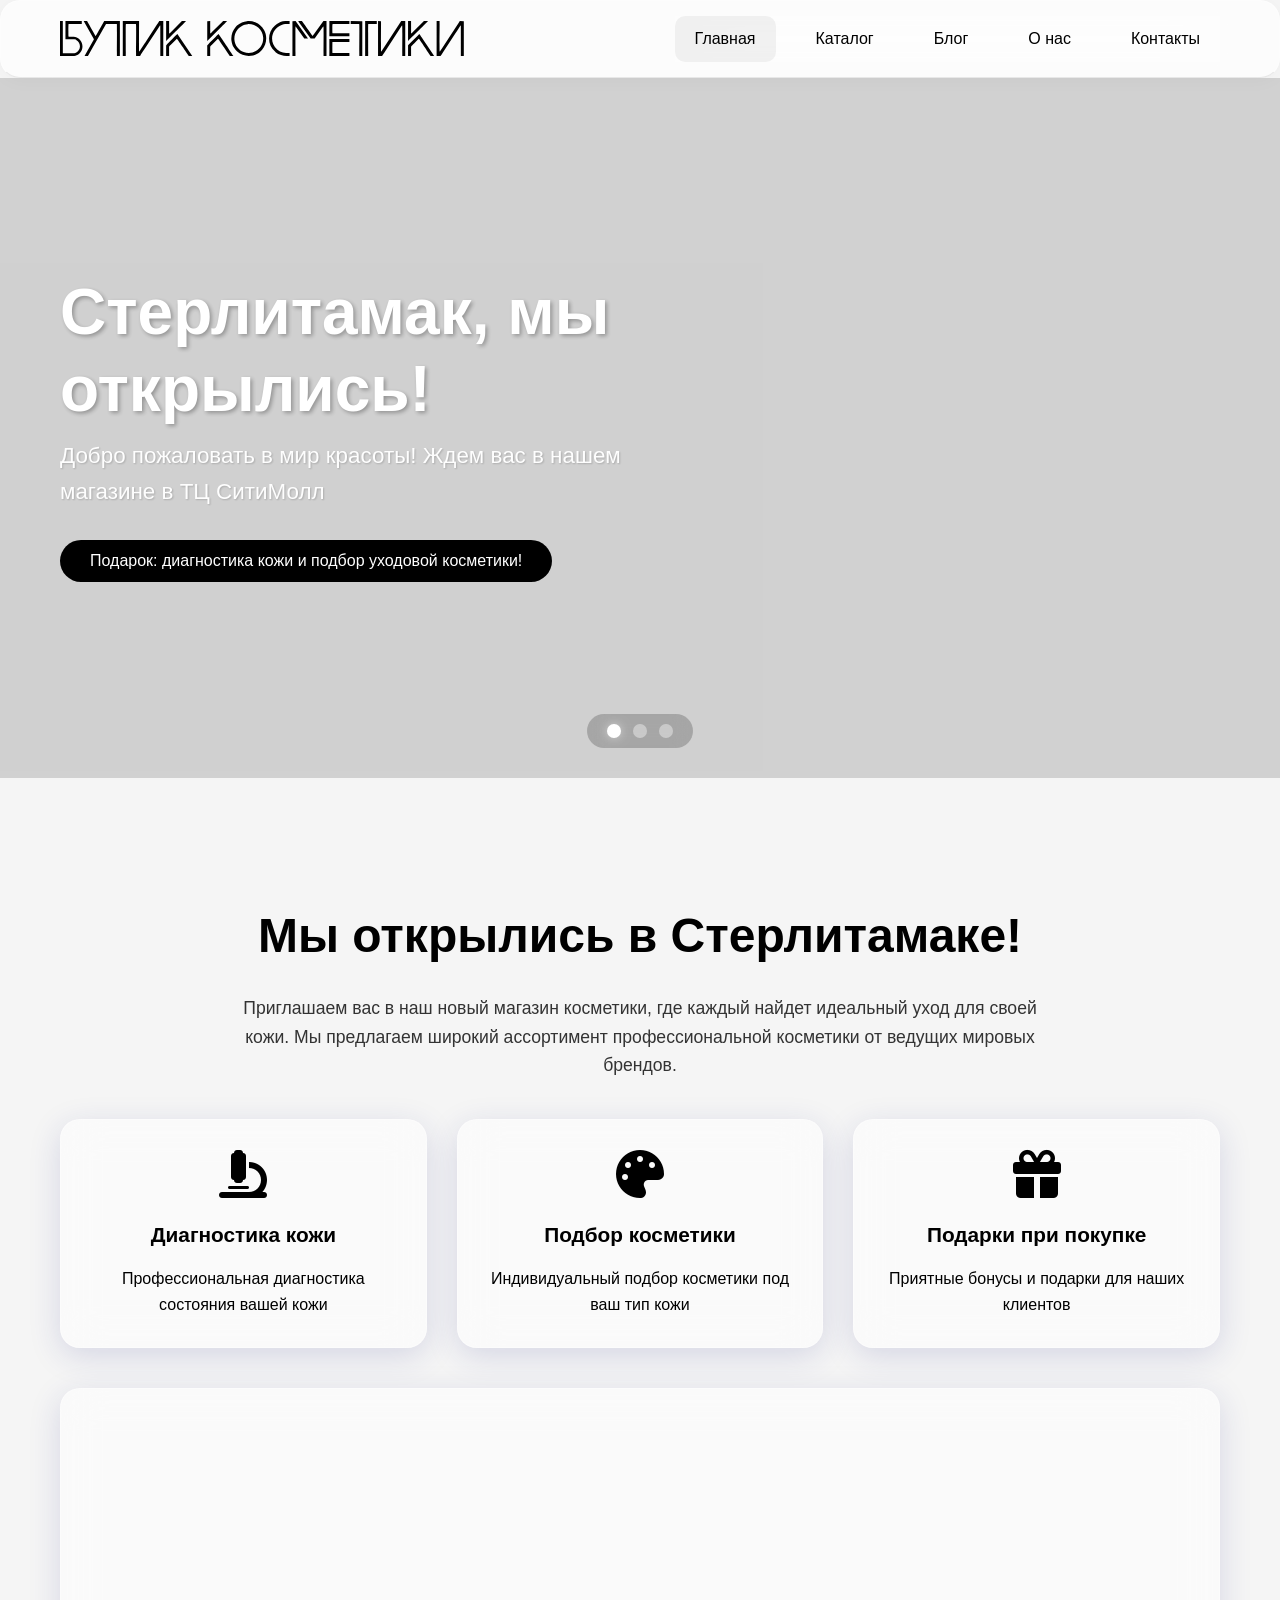
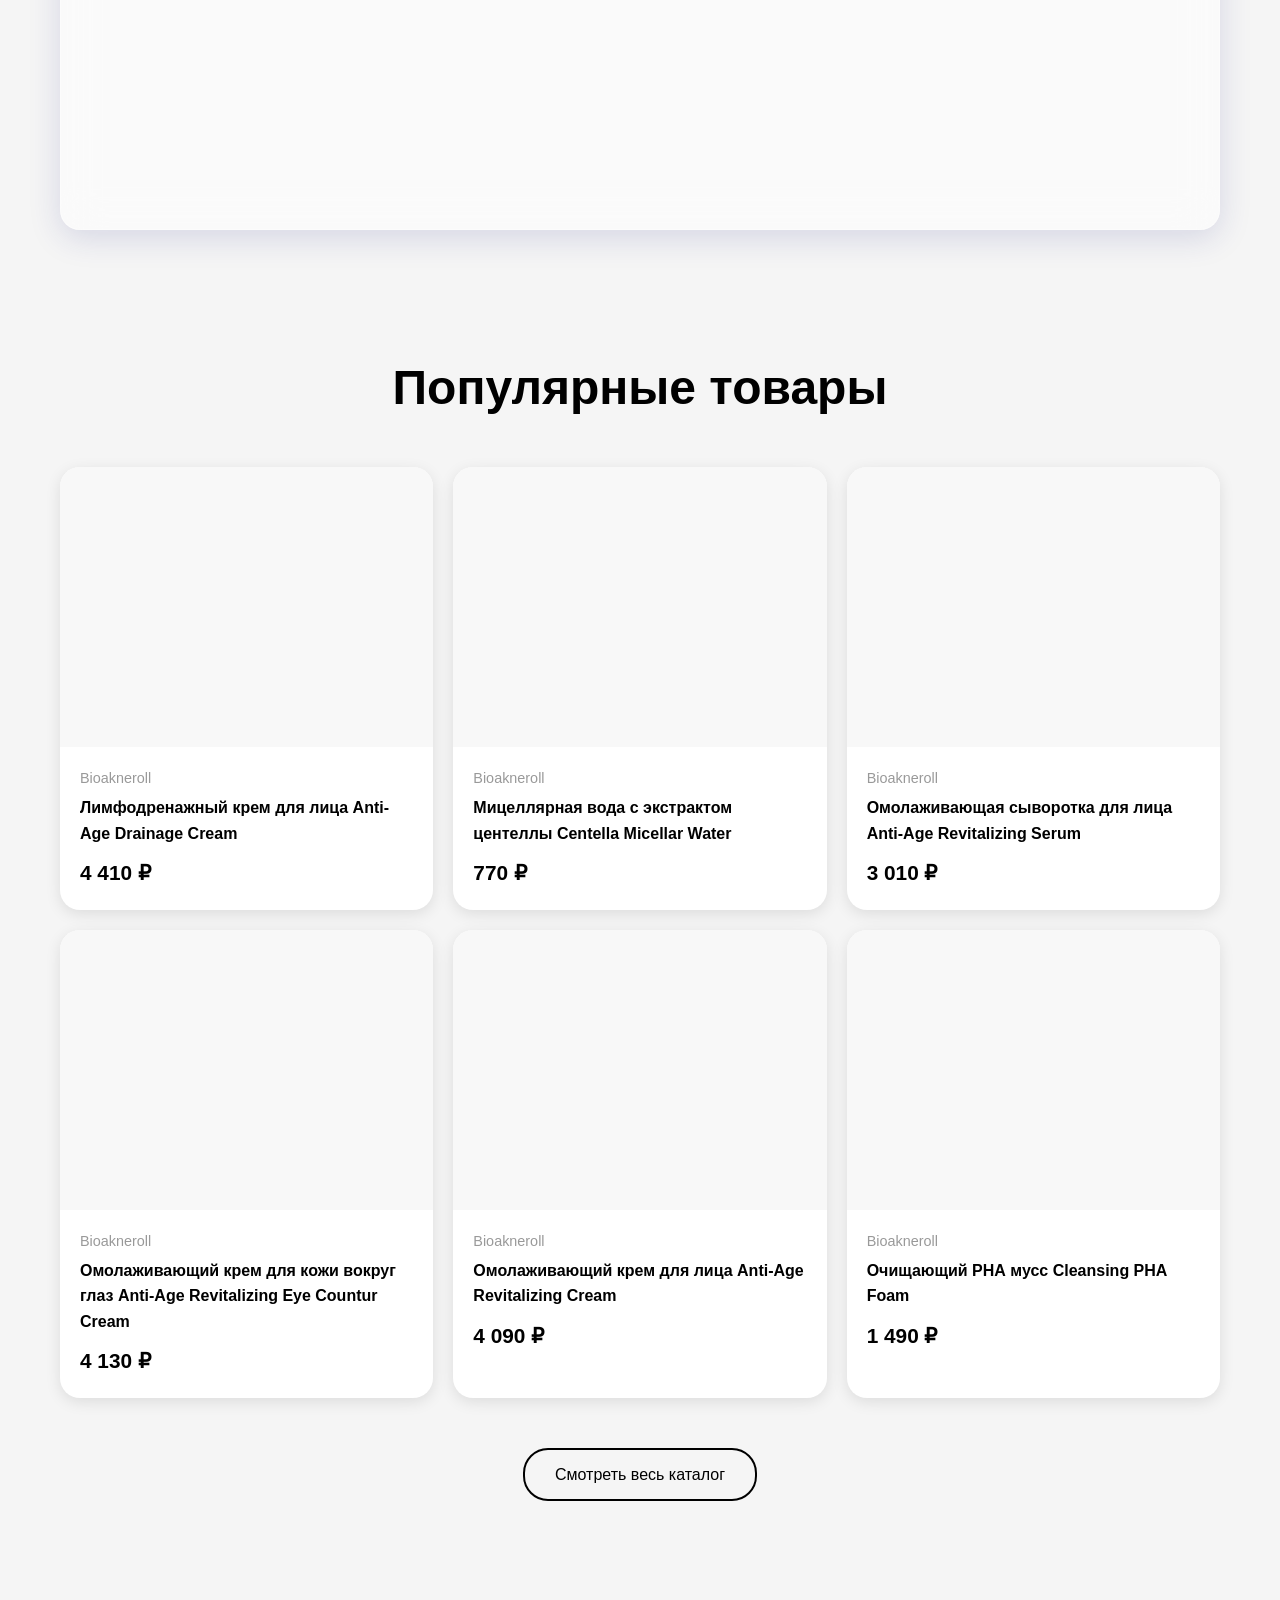
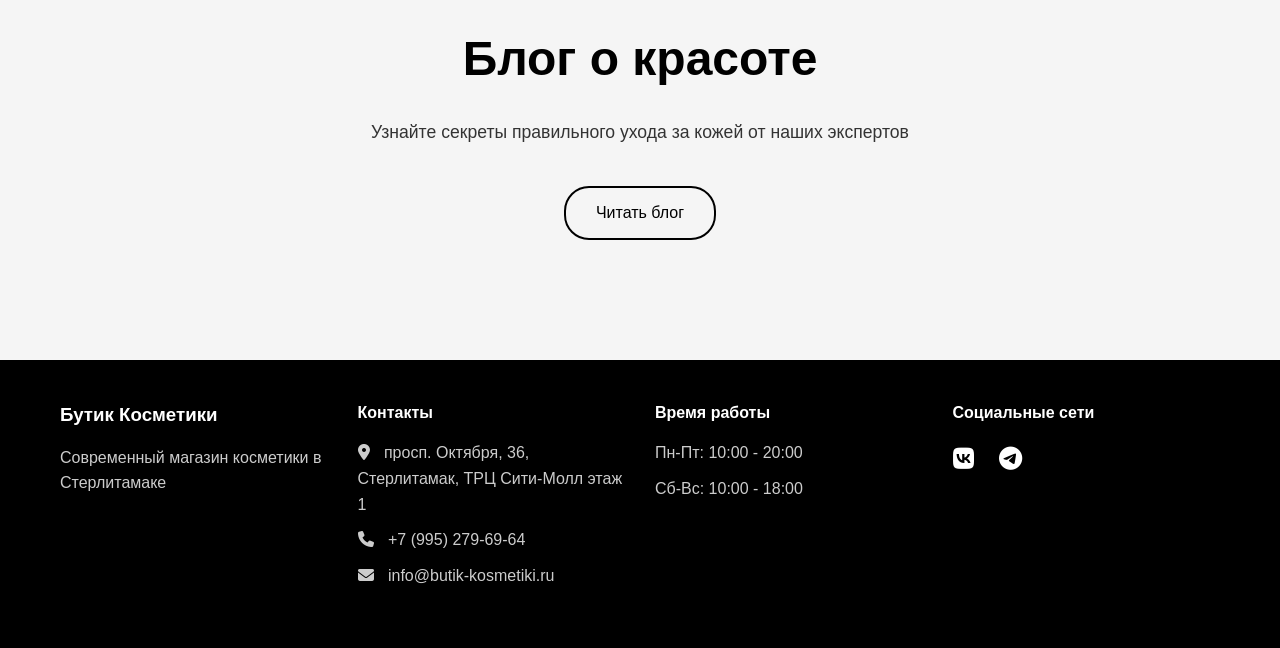
<file: index.html>
<!DOCTYPE html>
<html lang="ru">
<head>
    <meta charset="UTF-8">
    <meta name="viewport" content="width=device-width, initial-scale=1.0">
    <title>Бутик косметики - Главная</title>
    <link rel="stylesheet" href="css/style.css">
    <link rel="stylesheet" href="https://cdnjs.cloudflare.com/ajax/libs/font-awesome/6.4.0/css/all.min.css">
</head>
<body>
    <!-- Header -->
    <header class="header glass">
        <div class="container">
            <div class="header-content">
                <div class="logo">
                    <a href="index.html" class="logo-link">
                       <img src="images/logo.svg" alt="Бутик косметики" class="logo-img">
                    </a>
                </div>
                <button class="menu-toggle" aria-label="Меню">
                    <i class="fas fa-bars"></i>
                </button>
                <nav class="nav-menu">
                    <ul>
                        <li><a href="index.html" class="active">Главная</a></li>
                        <li><a href="catalog.html">Каталог</a></li>
                        <li><a href="blog.html">Блог</a></li>
                        <li><a href="about.html">О нас</a></li>
                        <li><a href="contacts.html">Контакты</a></li>
                    </ul>
                </nav>
            </div>
        </div>
        <nav class="nav-menu mobile-nav">
            <ul>
                <li><a href="index.html" class="active">Главная</a></li>
                <li><a href="catalog.html">Каталог</a></li>
                <li><a href="blog.html">Блог</a></li>
                <li><a href="about.html">О нас</a></li>
                <li><a href="contacts.html">Контакты</a></li>
            </ul>
        </nav>
    </header>

    <!-- Main Content -->
    <main>
        <!-- Slider -->
        <section class="slider">
            <div class="slider-container">
                <button class="slider-nav prev" onclick="previousSlide()" aria-label="Предыдущий слайд">
                    <i class="fas fa-chevron-left"></i>
                </button>
                <button class="slider-nav next" onclick="nextSlide()" aria-label="Следующий слайд">
                    <i class="fas fa-chevron-right"></i>
                </button>
                
                <!-- Слайд 1: Фото -->
                <div class="slide slide-image active" style="background-image: url('https://allwebs.ru/images/2025/11/10/070d5f0aaf172588cd529e202e1c7103.jpg')">
                    <div class="slide-overlay"></div>
                    <div class="slide-content">
                        <h2>Стерлитамак, мы открылись!</h2>
                        <p>Добро пожаловать в мир красоты! Ждем вас в нашем магазине в ТЦ СитиМолл</p>
                        <button class="btn-primary" onclick="openConsultationModal()">
                            Подарок: диагностика кожи и подбор уходовой косметики!
                        </button>
                    </div>
                </div>
                
                <!-- Слайд 2: Видео -->
                <div class="slide slide-video">
                    <video autoplay muted loop playsinline preload="auto" webkit-playsinline>
                        <source src="https://allwebs.ru/images/2025/11/10/9c370a22603cdc239684f30fa9790c69.webm" type="video/webm">
                        Ваш браузер не поддерживает видео.
                    </video>
                    <div class="slide-overlay"></div>
                    <div class="slide-content">
                        <h2>Профессиональный уход</h2>
                        <p>Экспертные рекомендации для вашей кожи.</p>
                        <a href="about.html" class="btn-primary">Узнать больше</a>
                    </div>
                </div>
                
                <!-- Слайд 3: Фото -->
                <div class="slide slide-image" style="background-image: url('https://allwebs.ru/images/2025/11/10/1a5f01da1527188c4a3e51c10c097a0e.jpg')">
                    <div class="slide-overlay"></div>
                    <div class="slide-content">
                        <h2>Новинки сезона</h2>
                        <p>Самые актуальные тренды в уходовой косметике</p>
                        <a href="catalog.html" class="btn-primary">Смотреть новинки</a>
                    </div>
                </div>
            </div>
            <div class="slider-dots">
                <span class="dot active" onclick="currentSlide(1)"></span>
                <span class="dot" onclick="currentSlide(2)"></span>
                <span class="dot" onclick="currentSlide(3)"></span>
            </div>
        </section>

        <!-- We Opened Section -->
        <section class="section opened-section">
            <div class="container">
                <h2 class="section-title">Мы открылись в Стерлитамаке!</h2>
                <p class="section-text">
                    Приглашаем вас в наш новый магазин косметики, где каждый найдет идеальный уход для своей кожи. 
                    Мы предлагаем широкий ассортимент профессиональной косметики от ведущих мировых брендов.
                </p>
                <div class="features-grid">
                    <div class="feature-card glass">
                        <i class="fas fa-microscope"></i>
                        <h3>Диагностика кожи</h3>
                        <p>Профессиональная диагностика состояния вашей кожи</p>
                    </div>
                    <div class="feature-card glass">
                        <i class="fas fa-palette"></i>
                        <h3>Подбор косметики</h3>
                        <p>Индивидуальный подбор косметики под ваш тип кожи</p>
                    </div>
                    <div class="feature-card glass">
                        <i class="fas fa-gift"></i>
                        <h3>Подарки при покупке</h3>
                        <p>Приятные бонусы и подарки для наших клиентов</p>
                    </div>
                </div>
                <div class="map-container glass">
                    <div id="map" style="width: 100%; height: 400px;"></div>
                </div>
            </div>
        </section>

        <!-- Popular Products -->
        <section class="section products-section">
            <div class="container">
                <h2 class="section-title">Популярные товары</h2>
                <div class="products-scroll" id="popularProducts">
                    <!-- Products will be loaded here -->
                </div>
                <div class="text-center">
                    <a href="catalog.html" class="btn-secondary">Смотреть весь каталог</a>
                </div>
            </div>
        </section>

        <!-- Blog Section -->
        <section class="section blog-section">
            <div class="container">
                <h2 class="section-title">Блог о красоте</h2>
                <p class="section-text">Узнайте секреты правильного ухода за кожей от наших экспертов</p>
                <div class="text-center">
                    <a href="blog.html" class="btn-secondary">Читать блог</a>
                </div>
            </div>
        </section>
    </main>

    <!-- Footer -->
    <footer class="footer">
        <div class="container">
            <div class="footer-content">
                <div class="footer-section">
                    <h3>Бутик Косметики</h3>
                    <p>Современный магазин косметики в Стерлитамаке</p>
                </div>
                <div class="footer-section">
                    <h4>Контакты</h4>
                    <p><i class="fas fa-map-marker-alt"></i> просп. Октября, 36, Стерлитамак, ТРЦ Сити-Молл этаж 1</p>
                    <p><i class="fas fa-phone"></i> +7 (995) 279-69-64</p>
                    <p><i class="fas fa-envelope"></i> info@butik-kosmetiki.ru</p>
                </div>
                <div class="footer-section">
                    <h4>Время работы</h4>
                    <p>Пн-Пт: 10:00 - 20:00</p>
                    <p>Сб-Вс: 10:00 - 18:00</p>
                </div>
                <div class="footer-section">
                    <h4>Социальные сети</h4>
                    <div class="social-links">
                        <a href="#" aria-label="VKontakte"><i class="fab fa-vk"></i></a>
                        <a href="https://t.me/cosmetics_boutique" aria-label="Telegram"><i class="fab fa-telegram"></i></a>
                    </div>
                </div>
            </div>
        </div>
    </footer>

    <!-- Consultation Modal -->
    <div id="consultationModal" class="modal">
        <div class="modal-content glass">
            <span class="close">&times;</span>
            <h2>Выберите способ связи:</h2>
            <div class="contact-buttons">
                <a href="https://t.me/annkazanskaya" class="btn-primary" target="_blank">
                    <i class="fab fa-telegram"></i> Telegram
                </a>
                <a href="https://wa.me/79952796964" class="btn-primary" target="_blank">
                    <i class="fab fa-whatsapp"></i> WhatsApp
                </a>
            </div>
        </div>
    </div>

    <script src="js/main.js"></script>
    <script src="https://api-maps.yandex.ru/2.1/?apikey=9f7d55b1-0ee4-4d58-9742-476896d1d0d9&lang=ru_RU" type="text/javascript"></script>
    <script src="js/home.js"></script>
</body>
</html>
</file>
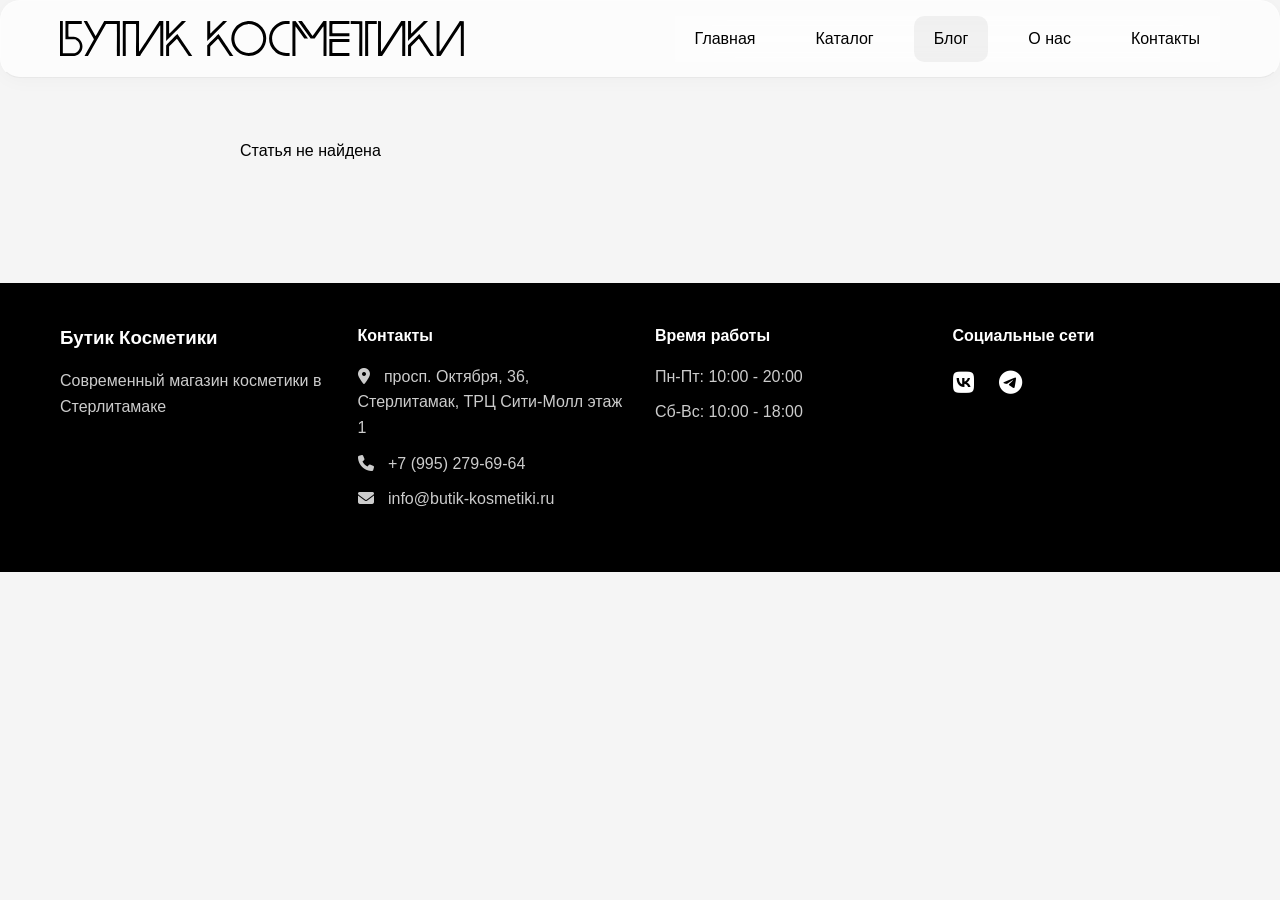
<file: article.html>
<!DOCTYPE html>
<html lang="ru">
<head>
    <meta charset="UTF-8">
    <meta name="viewport" content="width=device-width, initial-scale=1.0">
    <title>Бутик косметики - Статья</title>
    <link rel="stylesheet" href="css/style.css">
    <link rel="stylesheet" href="css/blog.css">
    <link rel="stylesheet" href="https://cdnjs.cloudflare.com/ajax/libs/font-awesome/6.4.0/css/all.min.css">
</head>
<body>
    <!-- Header -->
    <header class="header glass">
        <div class="container">
            <div class="header-content">
                <div class="logo">
                    <a href="index.html" class="logo-link">
                       <img src="images/logo.svg" alt="Бутик косметики" class="logo-img">
                    </a>
                </div>
                <button class="menu-toggle" aria-label="Меню">
                    <i class="fas fa-bars"></i>
                </button>
                <nav class="nav-menu">
                    <ul>
                        <li><a href="index.html">Главная</a></li>
                        <li><a href="catalog.html">Каталог</a></li>
                        <li><a href="blog.html" class="active">Блог</a></li>
                        <li><a href="about.html">О нас</a></li>
                        <li><a href="contacts.html">Контакты</a></li>
                    </ul>
                </nav>
            </div>
        </div>
        <nav class="nav-menu mobile-nav">
            <ul>
                <li><a href="index.html">Главная</a></li>
                <li><a href="catalog.html">Каталог</a></li>
                <li><a href="blog.html" class="active">Блог</a></li>
                <li><a href="about.html">О нас</a></li>
                <li><a href="contacts.html">Контакты</a></li>
            </ul>
        </nav>
    </header>

    <!-- Main Content -->
    <main>
        <section class="section article-section">
            <div class="container">
                <div class="article-detail" id="articleContent">
                    <!-- Article will be loaded here -->
                </div>
            </div>
        </section>
    </main>

    <!-- Footer -->
    <footer class="footer">
        <div class="container">
            <div class="footer-content">
                <div class="footer-section">
                    <h3>Бутик Косметики</h3>
                    <p>Современный магазин косметики в Стерлитамаке</p>
                </div>
                <div class="footer-section">
                    <h4>Контакты</h4>
                    <p><i class="fas fa-map-marker-alt"></i> просп. Октября, 36, Стерлитамак, ТРЦ Сити-Молл этаж 1</p>
                    <p><i class="fas fa-phone"></i> +7 (995) 279-69-64</p>
                    <p><i class="fas fa-envelope"></i> info@butik-kosmetiki.ru</p>
                </div>
                <div class="footer-section">
                    <h4>Время работы</h4>
                    <p>Пн-Пт: 10:00 - 20:00</p>
                    <p>Сб-Вс: 10:00 - 18:00</p>
                </div>
                <div class="footer-section">
                    <h4>Социальные сети</h4>
                    <div class="social-links">
                        <a href="#" aria-label="VKontakte"><i class="fab fa-vk"></i></a>
                        <a href="https://t.me/cosmetics_boutique" aria-label="Telegram"><i class="fab fa-telegram"></i></a>
                    </div>
                </div>
            </div>
        </div>
    </footer>

    <!-- Consultation Modal -->
    <div id="consultationModal" class="modal">
        <div class="modal-content glass">
            <span class="close">&times;</span>
            <h2>Выберите способ связи:</h2>
            <div class="contact-buttons">
                <a href="https://t.me/annkazanskaya" class="btn-primary" target="_blank">
                    <i class="fab fa-telegram"></i> Telegram
                </a>
                <a href="https://wa.me/79952796964" class="btn-primary" target="_blank">
                    <i class="fab fa-whatsapp"></i> WhatsApp
                </a>
            </div>
        </div>
    </div>

    <script src="js/main.js"></script>
    <script src="js/article.js"></script>
</body>
</html>
</file>
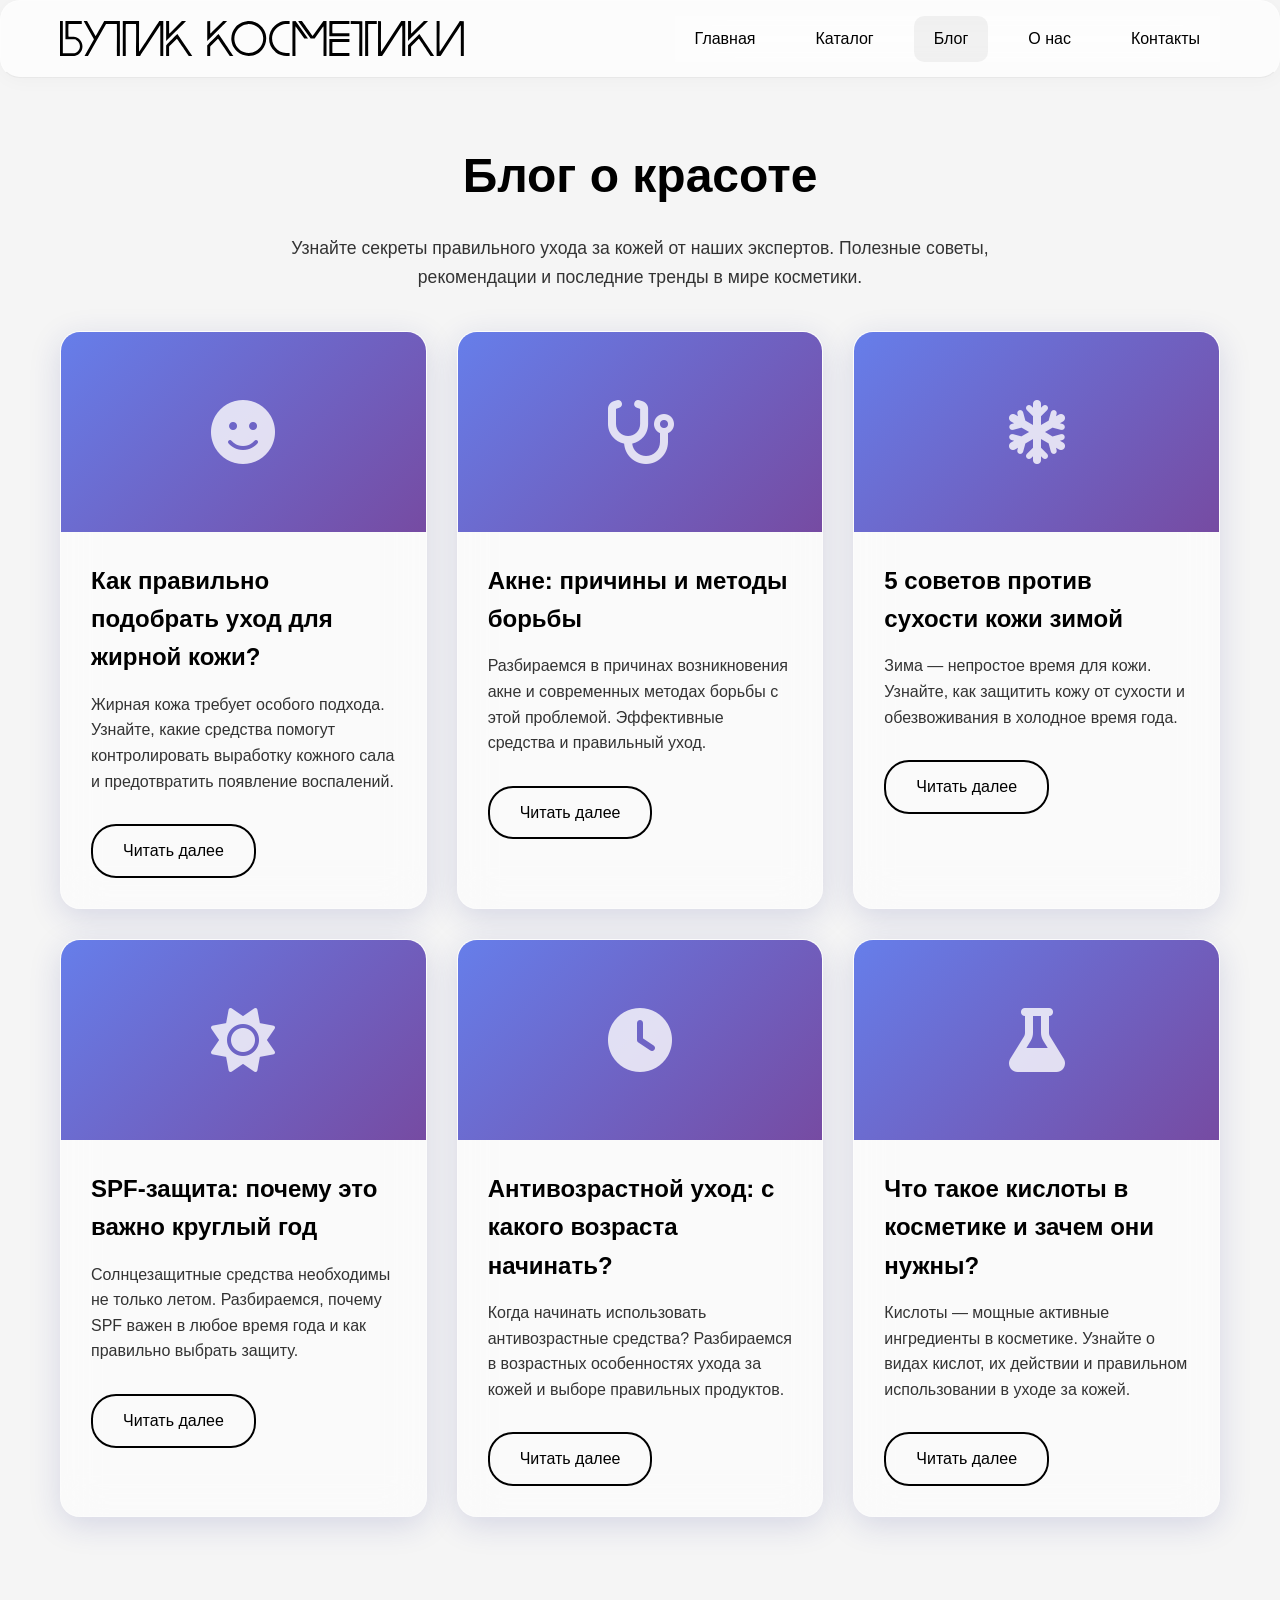
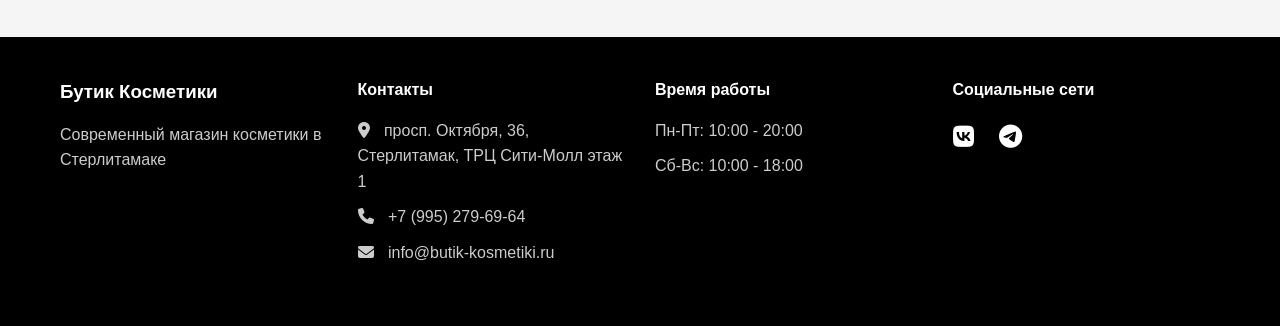
<file: blog.html>
<!DOCTYPE html>
<html lang="ru">
<head>
    <meta charset="UTF-8">
    <meta name="viewport" content="width=device-width, initial-scale=1.0">
    <title>Бутик косметики - Блог</title>
    <link rel="stylesheet" href="css/style.css">
    <link rel="stylesheet" href="css/blog.css">
    <link rel="stylesheet" href="https://cdnjs.cloudflare.com/ajax/libs/font-awesome/6.4.0/css/all.min.css">
</head>
<body>
    <!-- Header -->
    <header class="header glass">
        <div class="container">
            <div class="header-content">
                <div class="logo">
                    <a href="index.html" class="logo-link">
                       <img src="images/logo.svg" alt="Бутик косметики" class="logo-img">
                    </a>
                </div>
                <button class="menu-toggle" aria-label="Меню">
                    <i class="fas fa-bars"></i>
                </button>
                <nav class="nav-menu">
                    <ul>
                        <li><a href="index.html">Главная</a></li>
                        <li><a href="catalog.html">Каталог</a></li>
                        <li><a href="blog.html" class="active">Блог</a></li>
                        <li><a href="about.html">О нас</a></li>
                        <li><a href="contacts.html">Контакты</a></li>
                    </ul>
                </nav>
            </div>
        </div>
        <nav class="nav-menu mobile-nav">
            <ul>
                <li><a href="index.html">Главная</a></li>
                <li><a href="catalog.html">Каталог</a></li>
                <li><a href="blog.html" class="active">Блог</a></li>
                <li><a href="about.html">О нас</a></li>
                <li><a href="contacts.html">Контакты</a></li>
            </ul>
        </nav>
    </header>

    <!-- Main Content -->
    <main>
        <section class="section blog-section">
            <div class="container">
                <h1 class="section-title">Блог о красоте</h1>
                <p class="section-text">
                    Узнайте секреты правильного ухода за кожей от наших экспертов. 
                    Полезные советы, рекомендации и последние тренды в мире косметики.
                </p>
                
                <div class="articles-grid">
                    <article class="article-card glass">
                        <div class="article-image">
                            <i class="fas fa-face-smile"></i>
                        </div>
                        <div class="article-content">
                            <h2>Как правильно подобрать уход для жирной кожи?</h2>
                            <p>Жирная кожа требует особого подхода. Узнайте, какие средства помогут контролировать выработку кожного сала и предотвратить появление воспалений.</p>
                            <a href="article.html?id=1" class="btn-secondary">Читать далее</a>
                        </div>
                    </article>
                    
                    <article class="article-card glass">
                        <div class="article-image">
                            <i class="fas fa-stethoscope"></i>
                        </div>
                        <div class="article-content">
                            <h2>Акне: причины и методы борьбы</h2>
                            <p>Разбираемся в причинах возникновения акне и современных методах борьбы с этой проблемой. Эффективные средства и правильный уход.</p>
                            <a href="article.html?id=2" class="btn-secondary">Читать далее</a>
                        </div>
                    </article>
                    
                    <article class="article-card glass">
                        <div class="article-image">
                            <i class="fas fa-snowflake"></i>
                        </div>
                        <div class="article-content">
                            <h2>5 советов против сухости кожи зимой</h2>
                            <p>Зима — непростое время для кожи. Узнайте, как защитить кожу от сухости и обезвоживания в холодное время года.</p>
                            <a href="article.html?id=3" class="btn-secondary">Читать далее</a>
                        </div>
                    </article>
                    
                    <article class="article-card glass">
                        <div class="article-image">
                            <i class="fas fa-sun"></i>
                        </div>
                        <div class="article-content">
                            <h2>SPF-защита: почему это важно круглый год</h2>
                            <p>Солнцезащитные средства необходимы не только летом. Разбираемся, почему SPF важен в любое время года и как правильно выбрать защиту.</p>
                            <a href="article.html?id=4" class="btn-secondary">Читать далее</a>
                        </div>
                    </article>
                    
                    <article class="article-card glass">
                        <div class="article-image">
                            <i class="fas fa-clock"></i>
                        </div>
                        <div class="article-content">
                            <h2>Антивозрастной уход: с какого возраста начинать?</h2>
                            <p>Когда начинать использовать антивозрастные средства? Разбираемся в возрастных особенностях ухода за кожей и выборе правильных продуктов.</p>
                            <a href="article.html?id=5" class="btn-secondary">Читать далее</a>
                        </div>
                    </article>
                    
                    <article class="article-card glass">
                        <div class="article-image">
                            <i class="fas fa-flask"></i>
                        </div>
                        <div class="article-content">
                            <h2>Что такое кислоты в косметике и зачем они нужны?</h2>
                            <p>Кислоты — мощные активные ингредиенты в косметике. Узнайте о видах кислот, их действии и правильном использовании в уходе за кожей.</p>
                            <a href="article.html?id=6" class="btn-secondary">Читать далее</a>
                        </div>
                    </article>
                </div>
            </div>
        </section>
    </main>

    <!-- Footer -->
    <footer class="footer">
        <div class="container">
            <div class="footer-content">
                <div class="footer-section">
                    <h3>Бутик Косметики</h3>
                    <p>Современный магазин косметики в Стерлитамаке</p>
                </div>
                <div class="footer-section">
                    <h4>Контакты</h4>
                    <p><i class="fas fa-map-marker-alt"></i> просп. Октября, 36, Стерлитамак, ТРЦ Сити-Молл этаж 1</p>
                    <p><i class="fas fa-phone"></i> +7 (995) 279-69-64</p>
                    <p><i class="fas fa-envelope"></i> info@butik-kosmetiki.ru</p>
                </div>
                <div class="footer-section">
                    <h4>Время работы</h4>
                    <p>Пн-Пт: 10:00 - 20:00</p>
                    <p>Сб-Вс: 10:00 - 18:00</p>
                </div>
                <div class="footer-section">
                    <h4>Социальные сети</h4>
                    <div class="social-links">
                        <a href="#" aria-label="VKontakte"><i class="fab fa-vk"></i></a>
                        <a href="https://t.me/cosmetics_boutique" aria-label="Telegram"><i class="fab fa-telegram"></i></a>
                    </div>
                </div>
            </div>
        </div>
    </footer>

    <!-- Consultation Modal -->
    <div id="consultationModal" class="modal">
        <div class="modal-content glass">
            <span class="close">&times;</span>
            <h2>Выберите способ связи:</h2>
            <div class="contact-buttons">
                <a href="https://t.me/annkazanskaya" class="btn-primary" target="_blank">
                    <i class="fab fa-telegram"></i> Telegram
                </a>
                <a href="https://wa.me/79952796964" class="btn-primary" target="_blank">
                    <i class="fab fa-whatsapp"></i> WhatsApp
                </a>
            </div>
        </div>
    </div>

    <script src="js/main.js"></script>
</body>
</html>
</file>
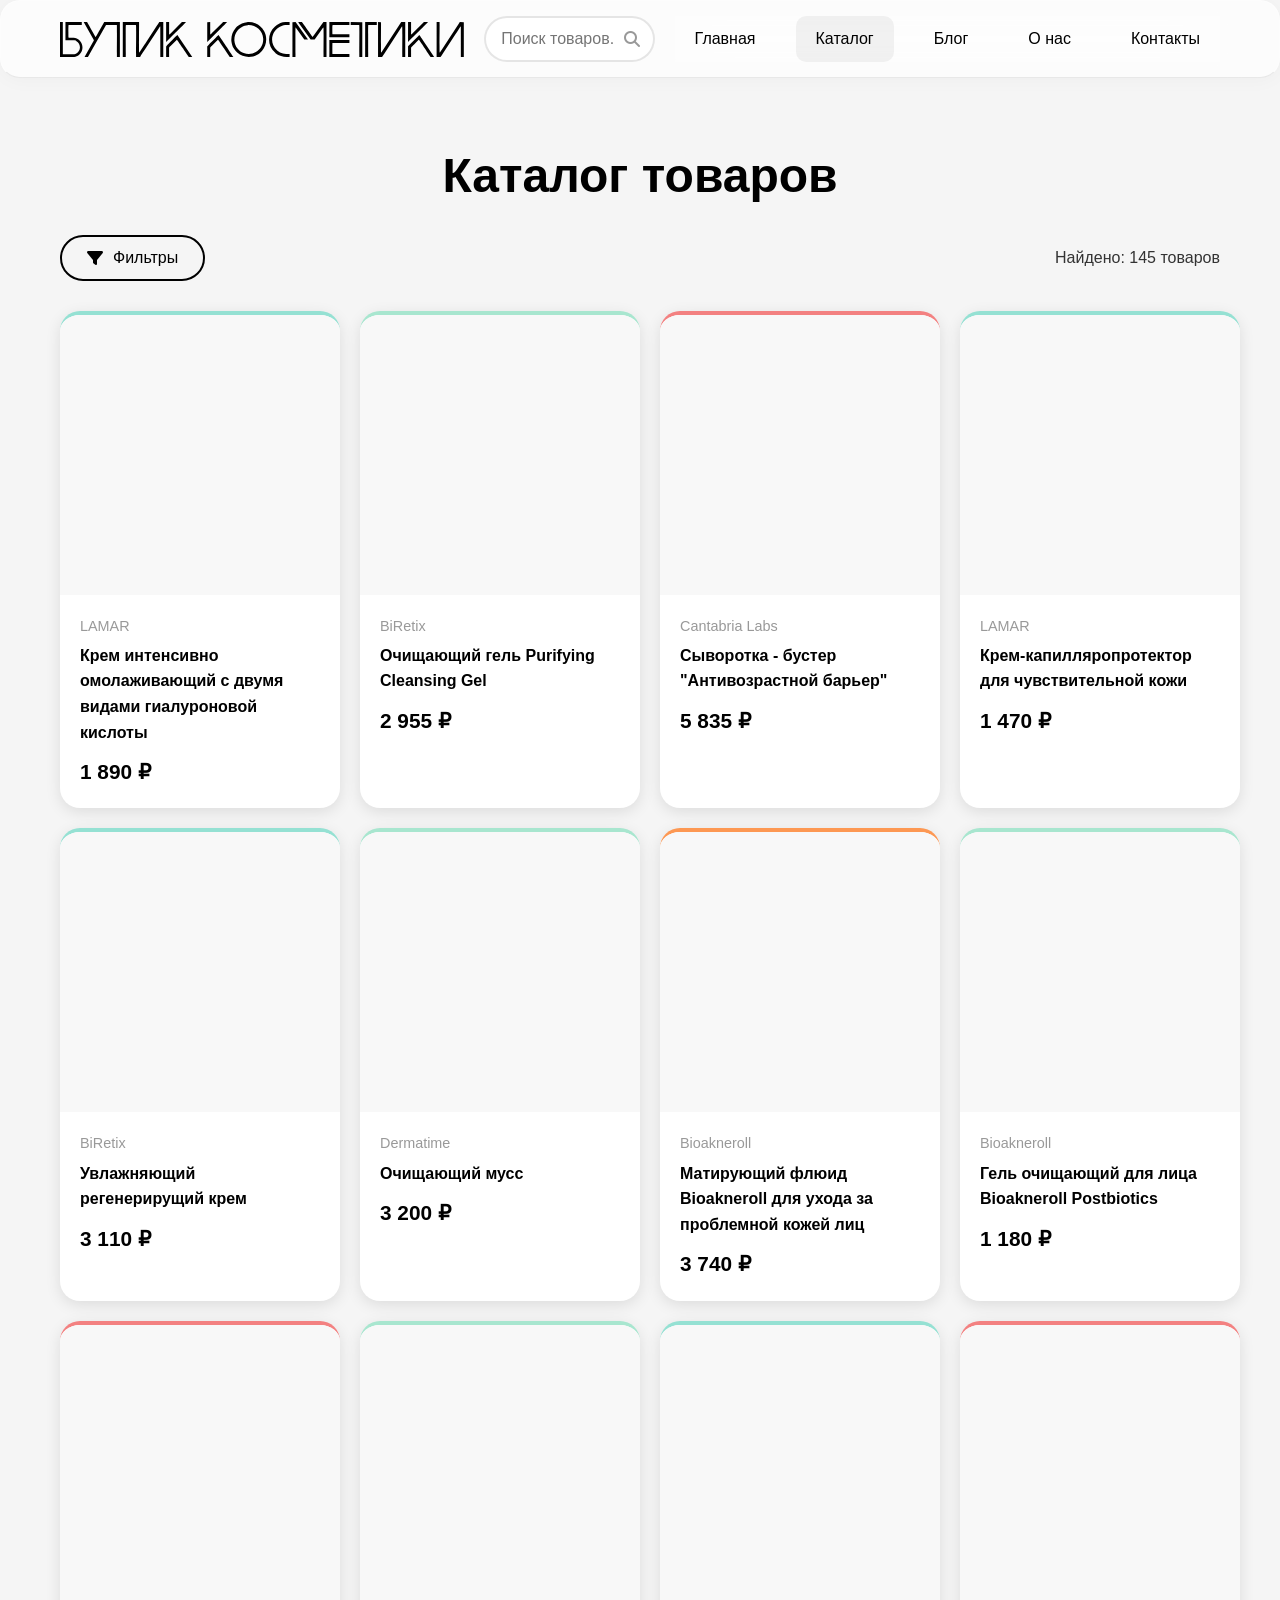
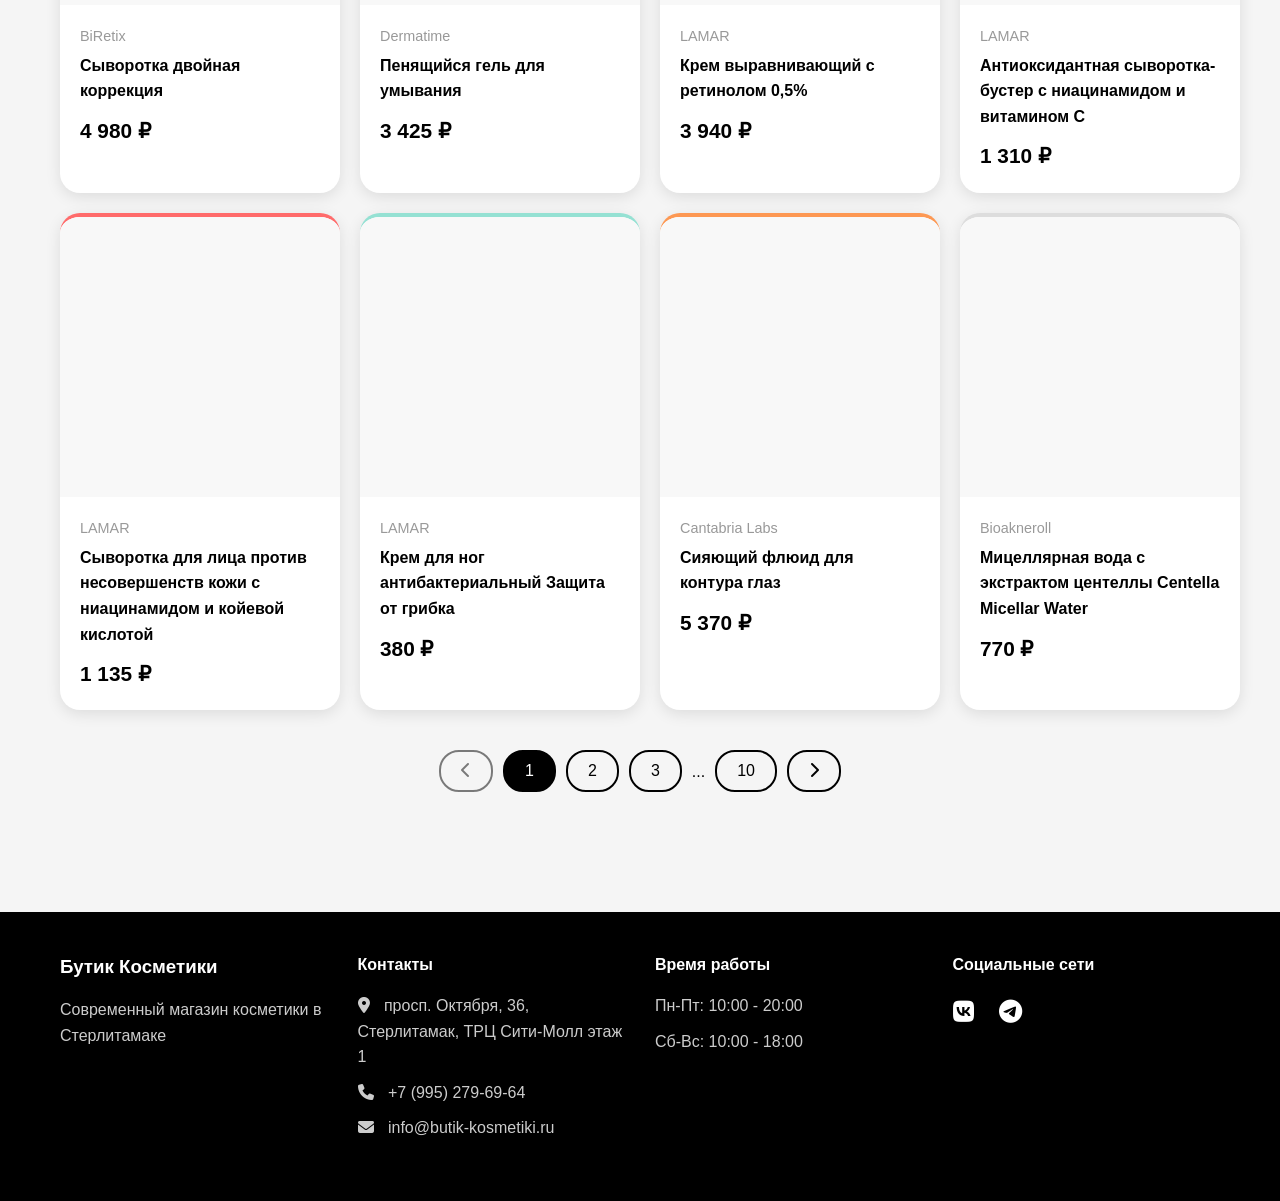
<file: catalog.html>
<!DOCTYPE html>
<html lang="ru">
<head>
    <meta charset="UTF-8">
    <meta name="viewport" content="width=device-width, initial-scale=1.0">
    <title>Бутик косметики - Каталог</title>
    <link rel="stylesheet" href="css/style.css">
    <link rel="stylesheet" href="css/catalog.css">
    <link rel="stylesheet" href="https://cdnjs.cloudflare.com/ajax/libs/font-awesome/6.4.0/css/all.min.css">
</head>
<body>
    <!-- Header -->
    <header class="header glass search-header">
        <div class="container">
            <div class="header-content">
                <div class="logo">
                    <a href="index.html" class="logo-link">
                       <img src="images/logo.svg" alt="Бутик косметики" class="logo-img">
                    </a>
                </div>
                <div class="search-container">
                    <input type="text" id="searchInput" placeholder="Поиск товаров..." class="search-input">
                    <i class="fas fa-search"></i>
                </div>
                <button class="menu-toggle" aria-label="Меню">
                    <i class="fas fa-bars"></i>
                </button>
                <nav class="nav-menu">
                    <ul>
                        <li><a href="index.html">Главная</a></li>
                        <li><a href="catalog.html" class="active">Каталог</a></li>
                        <li><a href="blog.html">Блог</a></li>
                        <li><a href="about.html">О нас</a></li>
                        <li><a href="contacts.html">Контакты</a></li>
                    </ul>
                </nav>
            </div>
        </div>
        <nav class="nav-menu mobile-nav">
            <ul>
                <li><a href="index.html">Главная</a></li>
                <li><a href="catalog.html" class="active">Каталог</a></li>
                <li><a href="blog.html">Блог</a></li>
                <li><a href="about.html">О нас</a></li>
                <li><a href="contacts.html">Контакты</a></li>
            </ul>
        </nav>
    </header>

    <!-- Main Content -->
    <main>
        <section class="section catalog-section">
            <div class="container">
                <h1 class="section-title">Каталог товаров</h1>
                
                <div class="catalog-controls">
                    <button class="btn-filter" onclick="toggleFilters()">
                        <i class="fas fa-filter"></i> Фильтры
                    </button>
                    <div class="results-count">
                        Найдено: <span id="resultsCount">0</span> товаров
                    </div>
                </div>

                <!-- Filters Panel -->
                <div class="filters-panel glass" id="filtersPanel">
                    <h3>Фильтры</h3>
                    
                    <div class="filter-group">
                        <label>Бренд</label>
                        <div class="filter-options" id="brandFilter">
                            <!-- Brands will be loaded here -->
                        </div>
                    </div>
                    
                    <div class="filter-group">
                        <label>Тип кожи</label>
                        <div class="filter-options" id="skinTypeFilter">
                            <label><input type="checkbox" value="жирная"> Жирная</label>
                            <label><input type="checkbox" value="сухая"> Сухая</label>
                            <label><input type="checkbox" value="чувствительная"> Чувствительная</label>
                        </div>
                    </div>
                    
                    <div class="filter-group">
                        <label>Проблемы кожи</label>
                        <div class="filter-options" id="skinProblemsFilter">
                            <label><input type="checkbox" value="возраст"> Возраст</label>
                            <label><input type="checkbox" value="акне"> Акне</label>
                            <label><input type="checkbox" value="шелушение"> Шелушение</label>
                            <label><input type="checkbox" value="пигментация"> Пигментация</label>
                        </div>
                    </div>
                    
                    <div class="filter-group">
                        <label>Тип продукта</label>
                        <div class="filter-options" id="productTypeFilter">
                            <label><input type="checkbox" value="крем"> Крем</label>
                            <label><input type="checkbox" value="сыворотка"> Сыворотка</label>
                            <label><input type="checkbox" value="гель"> Гель</label>
                            <label><input type="checkbox" value="маска"> Маска</label>
                            <label><input type="checkbox" value="флюид"> Флюид</label>
                        </div>
                    </div>
                    
                    <div class="filter-group">
                        <label>Особые категории</label>
                        <div class="filter-options" id="specialCategoriesFilter">
                            <label><input type="checkbox" value="акционный товар"> Акционный товар</label>
                            <label><input type="checkbox" value="новинка"> Новинка</label>
                        </div>
                    </div>
                    
                    <div class="filter-group">
                        <label>Стоимость</label>
                        <div class="price-range">
                            <input type="range" id="priceMin" min="0" max="10000" value="0" step="100">
                            <input type="range" id="priceMax" min="0" max="10000" value="10000" step="100">
                            <div class="price-values">
                                <span>от <span id="priceMinValue">0</span> ₽</span>
                                <span>до <span id="priceMaxValue">10000</span> ₽</span>
                            </div>
                        </div>
                    </div>
                    
                    <button class="btn-primary" onclick="applyFilters()">Применить</button>
                    <button class="btn-secondary" onclick="resetFilters()">Сбросить</button>
                </div>

                <!-- Products Grid -->
                <div class="products-grid" id="productsGrid">
                    <!-- Products will be loaded here -->
                </div>

                <!-- Pagination -->
                <div class="pagination" id="pagination">
                    <!-- Pagination will be generated here -->
                </div>
            </div>
        </section>
    </main>

    <!-- Footer -->
    <footer class="footer">
        <div class="container">
            <div class="footer-content">
                <div class="footer-section">
                    <h3>Бутик Косметики</h3>
                    <p>Современный магазин косметики в Стерлитамаке</p>
                </div>
                <div class="footer-section">
                    <h4>Контакты</h4>
                    <p><i class="fas fa-map-marker-alt"></i> просп. Октября, 36, Стерлитамак, ТРЦ Сити-Молл этаж 1</p>
                    <p><i class="fas fa-phone"></i> +7 (995) 279-69-64</p>
                    <p><i class="fas fa-envelope"></i> info@butik-kosmetiki.ru</p>
                </div>
                <div class="footer-section">
                    <h4>Время работы</h4>
                    <p>Пн-Пт: 10:00 - 20:00</p>
                    <p>Сб-Вс: 10:00 - 18:00</p>
                </div>
                <div class="footer-section">
                    <h4>Социальные сети</h4>
                    <div class="social-links">
                        <a href="#" aria-label="VKontakte"><i class="fab fa-vk"></i></a>
                        <a href="https://t.me/cosmetics_boutique" aria-label="Telegram"><i class="fab fa-telegram"></i></a>
                    </div>
                </div>
            </div>
        </div>
    </footer>

    <!-- Consultation Modal -->
    <div id="consultationModal" class="modal">
        <div class="modal-content glass">
            <span class="close">&times;</span>
            <h2>Выберите способ связи:</h2>
            <div class="contact-buttons">
                <a href="https://t.me/annkazanskaya" class="btn-primary" target="_blank">
                    <i class="fab fa-telegram"></i> Telegram
                </a>
                <a href="https://wa.me/79952796964" class="btn-primary" target="_blank">
                    <i class="fab fa-whatsapp"></i> WhatsApp
                </a>
            </div>
        </div>
    </div>

    <script src="js/main.js"></script>
    <script src="js/catalog.js"></script>
</body>
</html>
</file>
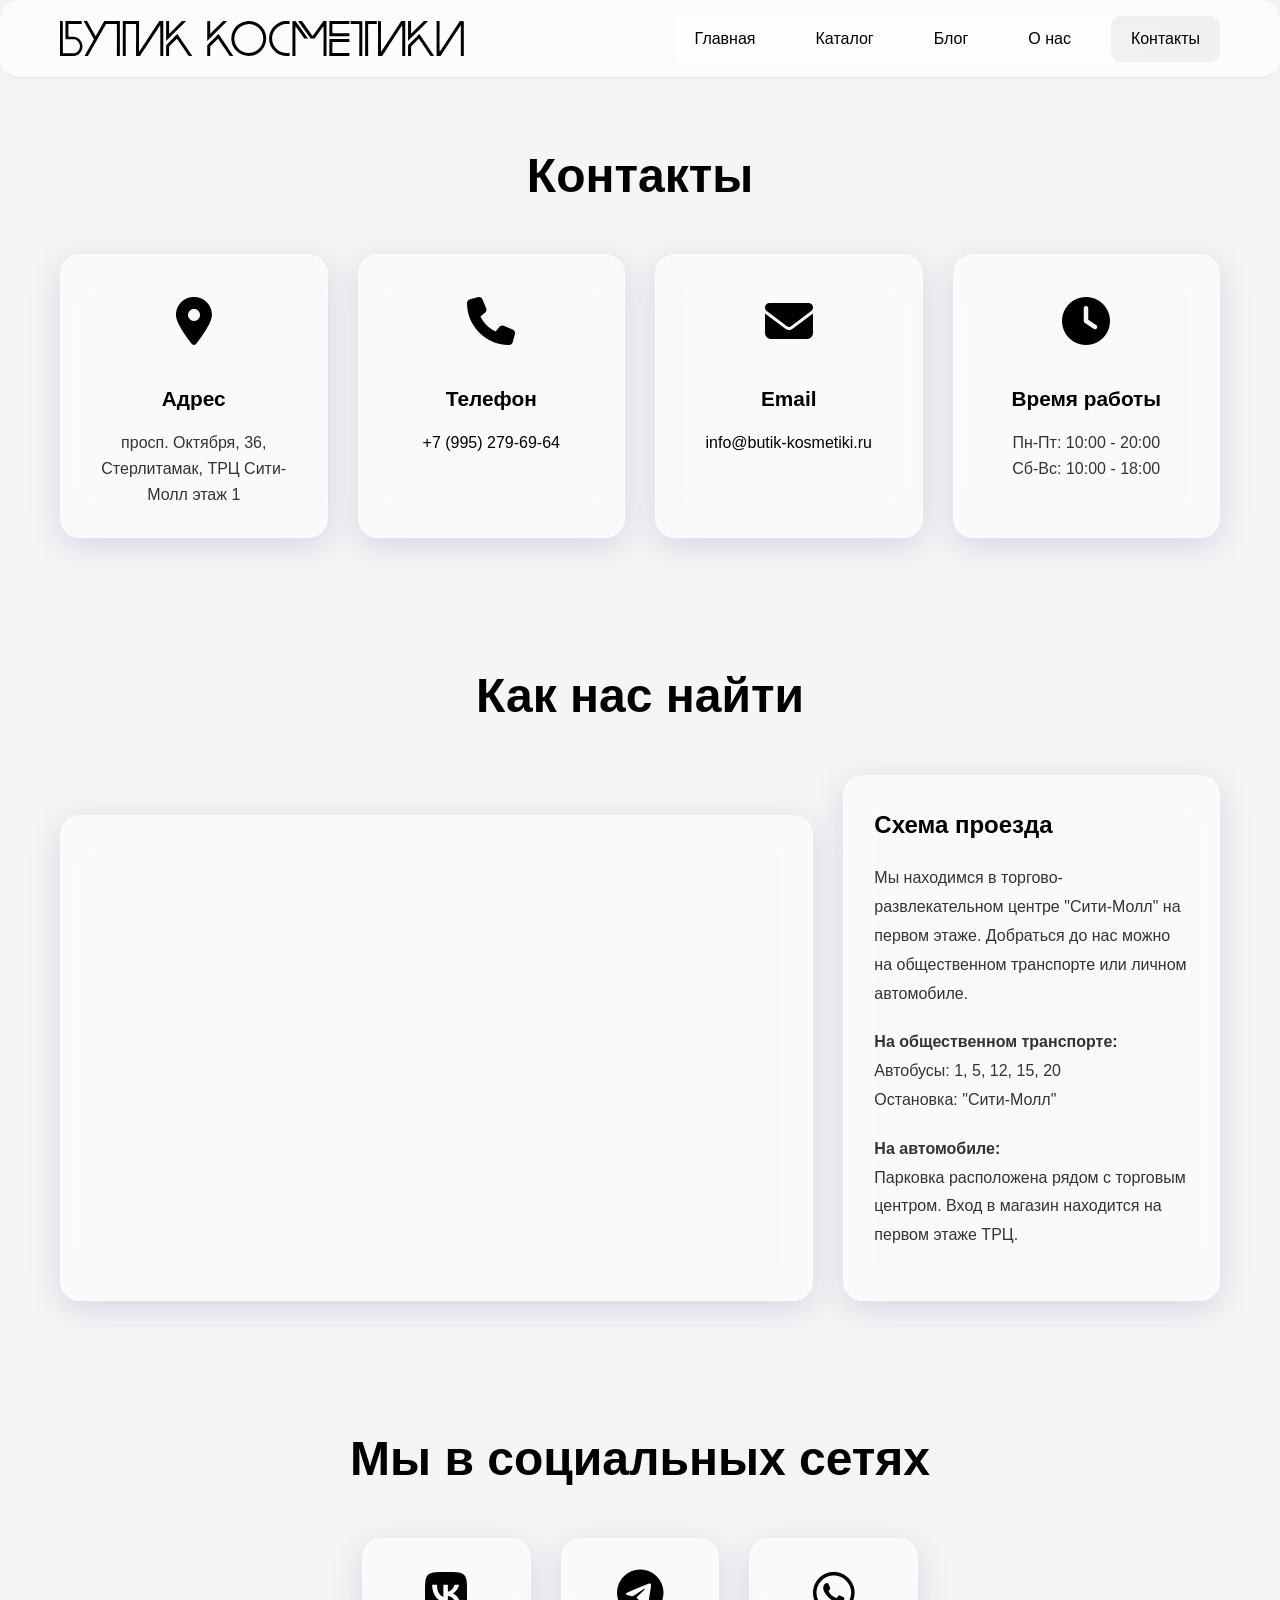
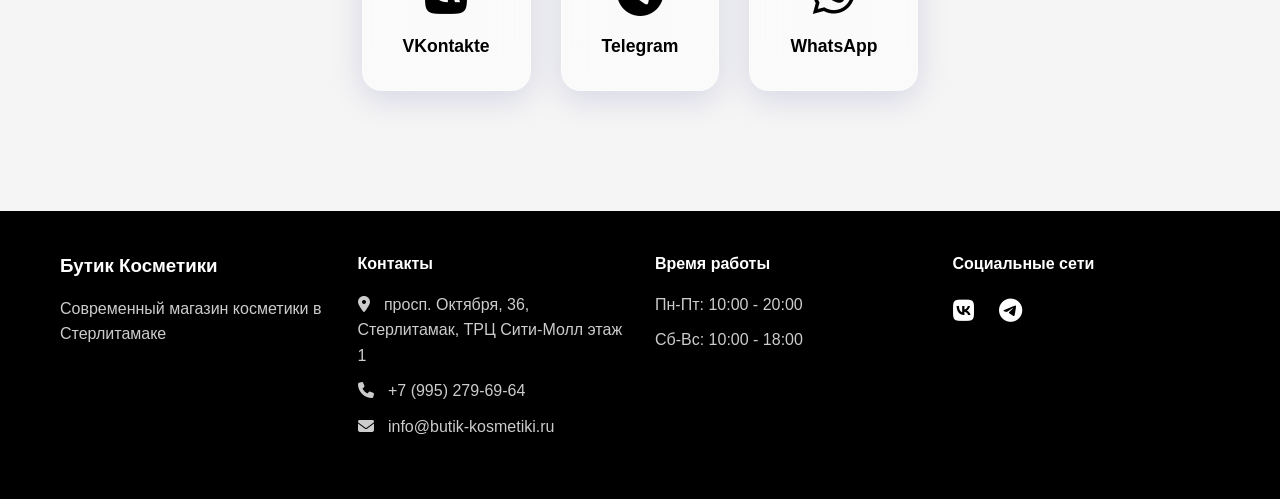
<file: contacts.html>
<!DOCTYPE html>
<html lang="ru">
<head>
    <meta charset="UTF-8">
    <meta name="viewport" content="width=device-width, initial-scale=1.0">
    <title>Бутик косметики - Контакты</title>
    <link rel="stylesheet" href="css/style.css">
    <link rel="stylesheet" href="css/contacts.css">
    <link rel="stylesheet" href="https://cdnjs.cloudflare.com/ajax/libs/font-awesome/6.4.0/css/all.min.css">
</head>
<body>
    <!-- Header -->
    <header class="header glass">
        <div class="container">
            <div class="header-content">
                <div class="logo">
                    <a href="index.html" class="logo-link">
                       <img src="images/logo.svg" alt="Бутик косметики" class="logo-img">
                    </a>
                </div>
                <button class="menu-toggle" aria-label="Меню">
                    <i class="fas fa-bars"></i>
                </button>
                <nav class="nav-menu">
                    <ul>
                        <li><a href="index.html">Главная</a></li>
                        <li><a href="catalog.html">Каталог</a></li>
                        <li><a href="blog.html">Блог</a></li>
                        <li><a href="about.html">О нас</a></li>
                        <li><a href="contacts.html" class="active">Контакты</a></li>
                    </ul>
                </nav>
            </div>
        </div>
        <nav class="nav-menu mobile-nav">
            <ul>
                <li><a href="index.html">Главная</a></li>
                <li><a href="catalog.html">Каталог</a></li>
                <li><a href="blog.html">Блог</a></li>
                <li><a href="about.html">О нас</a></li>
                <li><a href="contacts.html" class="active">Контакты</a></li>
            </ul>
        </nav>
    </header>

    <!-- Main Content -->
    <main>
        <!-- Contacts Section -->
        <section class="section contacts-section">
            <div class="container">
                <h1 class="section-title">Контакты</h1>
                
                <div class="contacts-grid">
                    <div class="contact-card glass">
                        <div class="contact-icon">
                            <i class="fas fa-map-marker-alt"></i>
                        </div>
                        <h3>Адрес</h3>
                        <p>просп. Октября, 36, Стерлитамак, ТРЦ Сити-Молл этаж 1</p>
                    </div>
                    
                    <div class="contact-card glass">
                        <div class="contact-icon">
                            <i class="fas fa-phone"></i>
                        </div>
                        <h3>Телефон</h3>
                        <p><a href="tel:+79952796964">+7 (995) 279-69-64</a></p>
                    </div>
                    
                    <div class="contact-card glass">
                        <div class="contact-icon">
                            <i class="fas fa-envelope"></i>
                        </div>
                        <h3>Email</h3>
                        <p><a href="mailto:info@butik-kosmetiki.ru">info@butik-kosmetiki.ru</a></p>
                    </div>
                    
                    <div class="contact-card glass">
                        <div class="contact-icon">
                            <i class="fas fa-clock"></i>
                        </div>
                        <h3>Время работы</h3>
                        <p>Пн-Пт: 10:00 - 20:00</p>
                        <p>Сб-Вс: 10:00 - 18:00</p>
                    </div>
                </div>
            </div>
        </section>

        <!-- Map Section -->
        <section class="section map-section">
            <div class="container">
                <h2 class="section-title">Как нас найти</h2>
                <div class="map-content">
                    <div class="map-container glass">
                        <div id="map" style="width: 100%; height: 400px;"></div>
                    </div>
                    <div class="directions glass">
                        <h3>Схема проезда</h3>
                        <p>
                            Мы находимся в торгово-развлекательном центре "Сити-Молл" на первом этаже. 
                            Добраться до нас можно на общественном транспорте или личном автомобиле.
                        </p>
                        <p>
                            <strong>На общественном транспорте:</strong><br>
                            Автобусы: 1, 5, 12, 15, 20<br>
                            Остановка: "Сити-Молл"
                        </p>
                        <p>
                            <strong>На автомобиле:</strong><br>
                            Парковка расположена рядом с торговым центром. 
                            Вход в магазин находится на первом этаже ТРЦ.
                        </p>
                    </div>
                </div>
            </div>
        </section>

        <!-- Social Media Section -->
        <section class="section social-section">
            <div class="container">
                <h2 class="section-title">Мы в социальных сетях</h2>
                <div class="social-buttons">
                    <a href="#" class="social-button glass">
                        <i class="fab fa-vk"></i>
                        <span>VKontakte</span>
                    </a>
                    <a href="https://t.me/cosmetics_boutique" class="social-button glass" target="_blank">
                        <i class="fab fa-telegram"></i>
                        <span>Telegram</span>
                    </a>
                    <a href="https://wa.me/79952796964" class="social-button glass" target="_blank">
                        <i class="fab fa-whatsapp"></i>
                        <span>WhatsApp</span>
                    </a>
                </div>
            </div>
        </section>
    </main>

    <!-- Footer -->
    <footer class="footer">
        <div class="container">
            <div class="footer-content">
                <div class="footer-section">
                    <h3>Бутик Косметики</h3>
                    <p>Современный магазин косметики в Стерлитамаке</p>
                </div>
                <div class="footer-section">
                    <h4>Контакты</h4>
                    <p><i class="fas fa-map-marker-alt"></i> просп. Октября, 36, Стерлитамак, ТРЦ Сити-Молл этаж 1</p>
                    <p><i class="fas fa-phone"></i> +7 (995) 279-69-64</p>
                    <p><i class="fas fa-envelope"></i> info@butik-kosmetiki.ru</p>
                </div>
                <div class="footer-section">
                    <h4>Время работы</h4>
                    <p>Пн-Пт: 10:00 - 20:00</p>
                    <p>Сб-Вс: 10:00 - 18:00</p>
                </div>
                <div class="footer-section">
                    <h4>Социальные сети</h4>
                    <div class="social-links">
                        <a href="#" aria-label="VKontakte"><i class="fab fa-vk"></i></a>
                        <a href="https://t.me/cosmetics_boutique" aria-label="Telegram"><i class="fab fa-telegram"></i></a>
                    </div>
                </div>
            </div>
        </div>
    </footer>

    <script src="js/main.js"></script>
    <script src="https://api-maps.yandex.ru/2.1/?apikey=9f7d55b1-0ee4-4d58-9742-476896d1d0d9&lang=ru_RU" type="text/javascript"></script>
    <script src="js/contacts.js"></script>
</body>
</html>
</file>
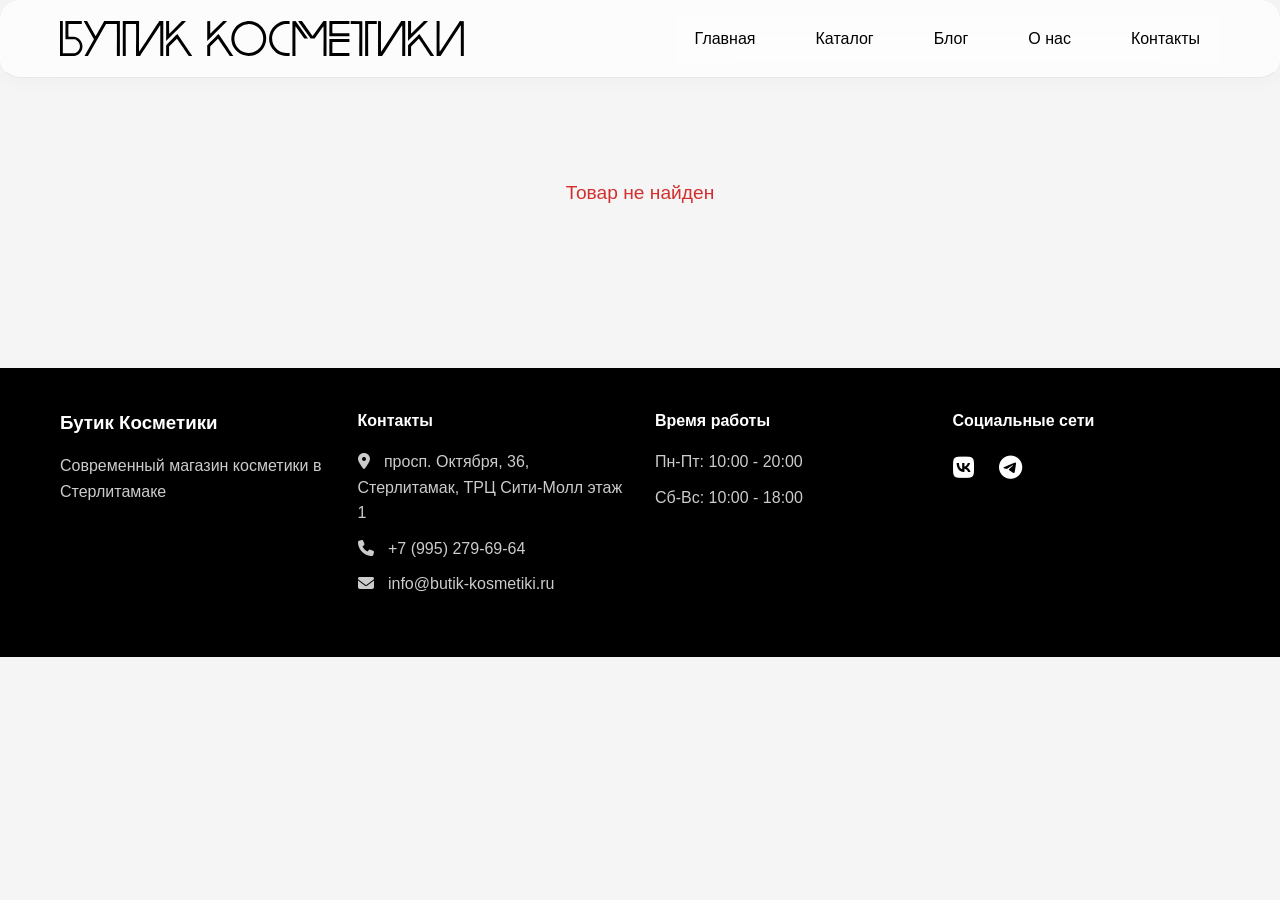
<file: product.html>
<!DOCTYPE html>
<html lang="ru">
<head>
    <meta charset="UTF-8">
    <meta name="viewport" content="width=device-width, initial-scale=1.0">
    <title>Бутик косметики - Товар</title>
    <link rel="stylesheet" href="css/style.css">
    <link rel="stylesheet" href="css/product.css">
    <link rel="stylesheet" href="https://cdnjs.cloudflare.com/ajax/libs/font-awesome/6.4.0/css/all.min.css">
</head>
<body>
    <!-- Header -->
    <header class="header glass">
        <div class="container">
            <div class="header-content">
                <div class="logo">
                    <a href="index.html" class="logo-link">
                       <img src="images/logo.svg" alt="Бутик косметики" class="logo-img">
                    </a>
                </div>
                <button class="menu-toggle" aria-label="Меню">
                    <i class="fas fa-bars"></i>
                </button>
                <nav class="nav-menu">
                    <ul>
                        <li><a href="index.html">Главная</a></li>
                        <li><a href="catalog.html">Каталог</a></li>
                        <li><a href="blog.html">Блог</a></li>
                        <li><a href="about.html">О нас</a></li>
                        <li><a href="contacts.html">Контакты</a></li>
                    </ul>
                </nav>
            </div>
        </div>
        <nav class="nav-menu mobile-nav">
            <ul>
                <li><a href="index.html">Главная</a></li>
                <li><a href="catalog.html">Каталог</a></li>
                <li><a href="blog.html">Блог</a></li>
                <li><a href="about.html">О нас</a></li>
                <li><a href="contacts.html">Контакты</a></li>
            </ul>
        </nav>
    </header>

    <!-- Main Content -->
    <main>
        <section class="section product-section">
            <div class="container">
                <div id="productContent">
                    <!-- Product will be loaded here -->
                </div>
            </div>
        </section>
    </main>

    <!-- Footer -->
    <footer class="footer">
        <div class="container">
            <div class="footer-content">
                <div class="footer-section">
                    <h3>Бутик Косметики</h3>
                    <p>Современный магазин косметики в Стерлитамаке</p>
                </div>
                <div class="footer-section">
                    <h4>Контакты</h4>
                    <p><i class="fas fa-map-marker-alt"></i> просп. Октября, 36, Стерлитамак, ТРЦ Сити-Молл этаж 1</p>
                    <p><i class="fas fa-phone"></i> +7 (995) 279-69-64</p>
                    <p><i class="fas fa-envelope"></i> info@butik-kosmetiki.ru</p>
                </div>
                <div class="footer-section">
                    <h4>Время работы</h4>
                    <p>Пн-Пт: 10:00 - 20:00</p>
                    <p>Сб-Вс: 10:00 - 18:00</p>
                </div>
                <div class="footer-section">
                    <h4>Социальные сети</h4>
                    <div class="social-links">
                        <a href="#" aria-label="VKontakte"><i class="fab fa-vk"></i></a>
                        <a href="https://t.me/cosmetics_boutique" aria-label="Telegram"><i class="fab fa-telegram"></i></a>
                    </div>
                </div>
            </div>
        </div>
    </footer>

    <!-- Consultation Modal -->
    <div id="consultationModal" class="modal">
        <div class="modal-content glass">
            <span class="close">&times;</span>
            <h2>Выберите способ связи:</h2>
            <div class="contact-buttons">
                <a href="https://t.me/annkazanskaya" class="btn-primary" target="_blank">
                    <i class="fab fa-telegram"></i> Telegram
                </a>
                <a href="https://wa.me/79952796964" class="btn-primary" target="_blank">
                    <i class="fab fa-whatsapp"></i> WhatsApp
                </a>
            </div>
        </div>
    </div>

    <script src="js/main.js"></script>
    <script src="js/product.js"></script>
</body>
</html>
</file>
<file: css/style.css>
/* Reset and Base Styles */
* {
    margin: 0;
    padding: 0;
    box-sizing: border-box;
}

:root {
    --primary-color: #000;
    --secondary-color: #fff;
    --gray-light: #f5f5f5;
    --gray-medium: #999;
    --gray-dark: #333;
    --glass-bg: rgba(255, 255, 255, 0.1);
    --glass-border: rgba(255, 255, 255, 0.2);
    --shadow: 0 8px 32px 0 rgba(31, 38, 135, 0.37);
    --transition: all 0.3s ease;
}

body {
    font-family: -apple-system, BlinkMacSystemFont, 'Segoe UI', Roboto, Oxygen, Ubuntu, Cantarell, sans-serif;
    line-height: 1.6;
    color: var(--primary-color);
    background: var(--gray-light);
    overflow-x: hidden;
}

.container {
    max-width: 1200px;
    margin: 0 auto;
    padding: 0 20px;
}

/* Glassmorphism Effect */
.glass {
    background: rgba(255, 255, 255, 0.5);
    backdrop-filter: blur(20px) saturate(180%);
    -webkit-backdrop-filter: blur(20px) saturate(180%);
    border-radius: 20px;
    border: 1px solid rgba(255, 255, 255, 0.3);
    box-shadow: 0 8px 32px 0 rgba(31, 38, 135, 0.15);
}

.glass-strong {
    background: rgba(255, 255, 255, 0.6);
    backdrop-filter: blur(20px);
    -webkit-backdrop-filter: blur(20px);
}

/* Header */
.header {
    position: sticky;
    top: 0;
    z-index: 1000;
    padding: 15px 0;
    background: rgba(255, 255, 255, 0.7);
    backdrop-filter: blur(30px) saturate(180%);
    -webkit-backdrop-filter: blur(30px) saturate(180%);
    border-bottom: 1px solid rgba(0, 0, 0, 0.08);
    box-shadow: 0 2px 20px rgba(0, 0, 0, 0.03);
}

.header-content {
    display: flex;
    justify-content: space-between;
    align-items: center;
    flex-wrap: wrap;
}

.logo h1 {
    font-size: 1.5rem;
    font-weight: 600;
    color: var(--primary-color);
}

.logo-link {
    text-decoration: none;
    display: flex;
    align-items: center;
}

.logo-img {
    height: 35px;
    width: auto;
    transition: var(--transition);
}

.logo-img:hover {
    transform: scale(1.05);
    opacity: 0.9;
}

/* Для мобильных */
@media (max-width: 768px) {
    .logo-img {
        height: 25px;
    }
}

.menu-toggle {
    background: none;
    border: none;
    font-size: 1.5rem;
    cursor: pointer;
    color: var(--primary-color);
    padding: 5px 10px;
    border-radius: 10px;
    transition: var(--transition);
}

.menu-toggle:hover {
    background: rgba(0, 0, 0, 0.05);
}

.nav-menu {
    display: none;
    position: absolute;
    top: 100%;
    left: 0;
    width: 100%;
    background: rgba(255, 255, 255, 0.85);
    backdrop-filter: blur(30px) saturate(180%);
    -webkit-backdrop-filter: blur(30px) saturate(180%);
    border-top: 1px solid rgba(0, 0, 0, 0.08);
    padding: 20px 0;
    box-shadow: 0 5px 30px rgba(0, 0, 0, 0.08);
}

.mobile-nav {
    display: none;
}

@media (max-width: 1023px) {
    .header .nav-menu:not(.mobile-nav) {
        display: none !important;
    }
    
    .header .mobile-nav {
        display: none;
        position: absolute;
        top: 100%;
        left: 0;
        width: 100%;
        background: rgba(255, 255, 255, 1);
        border-top: 1px solid rgba(0, 0, 0, 0.1);
        padding: 20px 0;
        box-shadow: 0 5px 30px rgba(0, 0, 0, 0.15);
    }
    
    .header .mobile-nav.active {
        display: block;
    }
}

.nav-menu.active {
    display: block;
}

.nav-menu ul {
    list-style: none;
    padding: 0;
}

.nav-menu li {
    margin: 0;
}

.nav-menu a {
    display: block;
    padding: 15px 20px;
    color: var(--primary-color);
    text-decoration: none;
    transition: var(--transition);
    border-radius: 10px;
    margin: 5px 20px;
}

.nav-menu a:hover,
.nav-menu a.active {
    background: rgba(0, 0, 0, 0.05);
}

/* Buttons */
.btn-primary,
.btn-secondary {
    display: inline-block;
    padding: 12px 30px;
    border-radius: 25px;
    text-decoration: none;
    font-weight: 500;
    transition: var(--transition);
    border: none;
    cursor: pointer;
    font-size: 1rem;
}

.btn-primary {
    background: var(--primary-color);
    color: var(--secondary-color);
}

.btn-primary:hover {
    background: var(--gray-dark);
    transform: translateY(-2px);
    box-shadow: 0 5px 15px rgba(0, 0, 0, 0.2);
}

.btn-secondary {
    background: transparent;
    color: var(--primary-color);
    border: 2px solid var(--primary-color);
}

.btn-secondary:hover {
    background: var(--primary-color);
    color: var(--secondary-color);
}

/* Slider */
.slider {
    position: relative;
    width: 100%;
    height: 500px;
    overflow: hidden;
    margin-bottom: 60px;
    perspective: 1000px;
}

.slider-container {
    position: relative;
    width: 100%;
    height: 100%;
}

.slide {
    display: none;
    position: absolute;
    width: 100%;
    height: 120%;
    top: -10%;
    background: linear-gradient(135deg, #667eea 0%, #764ba2 100%);
    background-size: 200% 200%;
    animation: gradient 15s ease infinite;
    background-position: center;
    will-change: transform;
    opacity: 0;
    transition: opacity 1s ease-in-out, transform 1s ease-in-out;
    transform: scale(1.05);
    overflow: hidden;
}

/* Video slide (first slide) */
.slide-video {
    background: #000;
}

.slide-background-video {
    position: absolute;
    top: 0;
    left: 0;
    width: 100%;
    height: 100%;
    object-fit: cover;
    z-index: 1;
}

/* Ensure video covers entire slide and maintains aspect ratio */
.slide-video video {
    position: absolute;
    top: 0;
    left: 0;
    width: 100%;
    height: 100%;
    object-fit: cover;
}

/* Image slide (third slide) */
.slide-image {
    background: transparent;
}

.slide-background-image {
    position: absolute;
    top: 0;
    left: 0;
    width: 100%;
    height: 100%;
    background-image: url('https://allwebs.ru/images/2025/11/10/1a5f01da1527188c4a3e51c10c097a0e.jpg');
    background-size: cover;
    background-position: center;
    background-repeat: no-repeat;
    z-index: 1;
}

/* Overlay for darkening (15% = 0.15 opacity) */
.slide-video .slide-overlay,
.slide-image .slide-overlay {
    position: absolute;
    top: 0;
    left: 0;
    width: 100%;
    height: 100%;
    background: rgba(0, 0, 0, 0.15);
    z-index: 2;
    pointer-events: none;
}

@media (max-width: 768px) {
    .slide {
        height: 100%;
        top: 0;
    }
    
    .slide-background-video {
        width: 100%;
        height: 100%;
        min-width: 100%;
        min-height: 100%;
    }
    
    .slide-background-image {
        background-attachment: scroll;
    }
    
}

@keyframes gradient {
    0% { background-position: 0% 50%; }
    50% { background-position: 100% 50%; }
    100% { background-position: 0% 50%; }
}

.slide.active {
    display: flex;
    align-items: center;
    justify-content: flex-start;
    opacity: 1;
    transform: scale(1);
    z-index: 2;
}

.slide-content {
    padding: 40px;
    max-width: 600px;
    color: var(--secondary-color);
    animation: fadeInUp 0.8s ease;
    z-index: 3;
    position: relative;
}

@keyframes fadeInUp {
    from {
        opacity: 0;
        transform: translateY(30px);
    }
    to {
        opacity: 1;
        transform: translateY(0);
    }
}

.slide-content h2 {
    font-size: 2.0rem;
    line-height: 1.2;
    margin-bottom: 10px;
    font-weight: 700;
    text-shadow: 2px 2px 4px rgba(0, 0, 0, 0.3);
}

.slide-content p {
    font-size: 1.2rem;
    margin-bottom: 30px;
    opacity: 0.95;
    text-shadow: 1px 1px 2px rgba(0, 0, 0, 0.2);
}

/* Slider Navigation Arrows */
.slider-nav {
    position: absolute;
    top: 50%;
    transform: translateY(-50%);
    background: rgba(255, 255, 255, 0.2);
    backdrop-filter: blur(10px);
    -webkit-backdrop-filter: blur(10px);
    border: 2px solid rgba(255, 255, 255, 0.3);
    color: var(--secondary-color);
    font-size: 2rem;
    width: 50px;
    height: 50px;
    border-radius: 50%;
    cursor: pointer;
    display: flex;
    align-items: center;
    justify-content: center;
    transition: var(--transition);
    z-index: 10;
    opacity: 0;
    visibility: hidden;
}

.slider:hover .slider-nav {
    opacity: 1;
    visibility: visible;
}

.slider-nav:hover {
    background: rgba(255, 255, 255, 0.3);
    border-color: rgba(255, 255, 255, 0.5);
    transform: translateY(-50%) scale(1.1);
}

.slider-nav.prev {
    left: 30px;
}

.slider-nav.next {
    right: 30px;
}

@media (max-width: 768px) {
    .slider-nav {
        display: none;
    }
}

.slider-dots {
    position: absolute;
    bottom: 30px;
    left: 50%;
    transform: translateX(-50%);
    display: flex;
    gap: 12px;
    z-index: 10;
    background: rgba(0, 0, 0, 0.2);
    backdrop-filter: blur(10px);
    -webkit-backdrop-filter: blur(10px);
    padding: 10px 20px;
    border-radius: 30px;
}

.dot {
    width: 14px;
    height: 14px;
    border-radius: 50%;
    background: rgba(255, 255, 255, 0.4);
    cursor: pointer;
    transition: var(--transition);
    border: 2px solid transparent;
}

.dot:hover {
    background: rgba(255, 255, 255, 0.7);
    transform: scale(1.2);
}

.dot.active {
    background: var(--secondary-color);
    border-color: rgba(255, 255, 255, 0.8);
    box-shadow: 0 0 10px rgba(255, 255, 255, 0.5);
}

/* Sections */
.section {
    padding: 60px 0;
}

.section-title {
    font-size: 2.5rem;
    text-align: center;
    margin-bottom: 20px;
    font-weight: 700;
}

.section-text {
    text-align: center;
    max-width: 800px;
    margin: 0 auto 40px;
    font-size: 1.1rem;
    color: var(--gray-dark);
}

/* Features Grid */
.features-grid {
    display: grid;
    grid-template-columns: repeat(auto-fit, minmax(250px, 1fr));
    gap: 30px;
    margin: 40px 0;
}

.feature-card {
    padding: 30px;
    text-align: center;
    transition: var(--transition);
}

.feature-card:hover {
    transform: translateY(-5px);
    box-shadow: 0 10px 40px rgba(0, 0, 0, 0.2);
}

.feature-card i {
    font-size: 3rem;
    margin-bottom: 20px;
    color: var(--primary-color);
}

.feature-card h3 {
    margin-bottom: 15px;
    font-size: 1.3rem;
}

/* Map Container */
.map-container {
    margin-top: 40px;
    padding: 20px;
    overflow: hidden;
}

/* Products Scroll */
.products-scroll {
    display: flex;
    gap: 20px;
    overflow-x: auto;
    padding: 20px 0;
    scroll-behavior: smooth;
    -webkit-overflow-scrolling: touch;
}

.products-scroll::-webkit-scrollbar {
    height: 8px;
}

.products-scroll::-webkit-scrollbar-track {
    background: var(--gray-light);
    border-radius: 10px;
    margin: 0 20px;
}

.products-scroll::-webkit-scrollbar-thumb {
    background: var(--gray-medium);
    border-radius: 10px;
}

.products-scroll::-webkit-scrollbar-thumb:hover {
    background: var(--gray-dark);
}

.product-card {
    min-width: 280px;
    background: var(--secondary-color);
    border-radius: 20px;
    overflow: hidden;
    box-shadow: 0 4px 15px rgba(0, 0, 0, 0.1);
    transition: var(--transition);
    cursor: pointer;
    text-decoration: none;
    color: inherit;
    display: flex;
    flex-direction: column;
}

.product-card:hover {
    transform: translateY(-5px);
    box-shadow: 0 8px 25px rgba(0, 0, 0, 0.15);
}

.product-card img {
    width: 100%;
    height: 280px;
    object-fit: contain;
    background-color: #f8f8f8;
    flex-shrink: 0; 
}

.product-card-content {
    padding: 20px;
    flex-grow: 1;
    display: flex;
    flex-direction: column;
}

.product-card-brand {
    font-size: 0.9rem;
    color: var(--gray-medium);
    margin-bottom: 5px;
}

.product-card-name {
    font-size: 1rem;
    font-weight: 600;
    margin-bottom: 10px;
    color: var(--primary-color);
}

.product-card-price {
    font-size: 1.3rem;
    font-weight: 700;
    color: var(--primary-color);
}

/* Footer */
.footer {
    background: var(--primary-color);
    color: var(--secondary-color);
    padding: 40px 0 20px;
    margin-top: 60px;
}

.footer-content {
    display: grid;
    grid-template-columns: repeat(auto-fit, minmax(250px, 1fr));
    gap: 30px;
    margin-bottom: 30px;
}

.footer-section h3,
.footer-section h4 {
    margin-bottom: 15px;
}

.footer-section p {
    margin-bottom: 10px;
    opacity: 0.8;
}

.footer-section i {
    margin-right: 10px;
}

.social-links {
    display: flex;
    gap: 15px;
}

.social-links a {
    color: var(--secondary-color);
    font-size: 1.5rem;
    transition: var(--transition);
}

.social-links a:hover {
    transform: translateY(-3px);
    opacity: 0.8;
}

/* Modal */
.modal {
    display: none;
    position: fixed;
    z-index: 2000;
    left: 0;
    top: 0;
    width: 100%;
    height: 100%;
    overflow: auto;
    background-color: rgba(0, 0, 0, 0.5);
    backdrop-filter: blur(5px);
    animation: fadeIn 0.3s ease;
}

@keyframes fadeIn {
    from { opacity: 0; }
    to { opacity: 1; }
}

.modal.active {
    display: flex;
    align-items: center;
    justify-content: center;
}

.modal-content {
    background: rgba(255, 255, 255, 0.85);
    backdrop-filter: blur(20px) saturate(180%);
    -webkit-backdrop-filter: blur(20px) saturate(180%);
    border: 1px solid rgba(255, 255, 255, 0.3);
    margin: 15% auto;
    padding: 40px;
    border-radius: 25px;
    max-width: 500px;
    width: 90%;
    position: relative;
    animation: slideUp 0.3s ease;
    box-shadow: 0 8px 32px 0 rgba(31, 38, 135, 0.2);
}

@keyframes slideUp {
    from {
        opacity: 0;
        transform: translateY(50px);
    }
    to {
        opacity: 1;
        transform: translateY(0);
    }
}

.close {
    position: absolute;
    right: 20px;
    top: 20px;
    font-size: 2rem;
    font-weight: bold;
    color: var(--primary-color);
    cursor: pointer;
    transition: var(--transition);
}

.close:hover {
    transform: rotate(90deg);
}

.contact-buttons {
    display: flex;
    flex-direction: column;
    gap: 15px;
    margin-top: 20px;
}

.contact-buttons .btn-primary {
    display: flex;
    align-items: center;
    justify-content: center;
    gap: 10px;
    text-align: center;
}

/* Text Center */
.text-center {
    text-align: center;
    margin-top: 30px;
}

/* Responsive */
@media (min-width: 768px) {
    .slide-content h2 {
        font-size: 3.5rem;
    }
    
    .section-title {
        font-size: 3rem;
    }
    
    .products-scroll {
        display: grid;
        grid-template-columns: repeat(2, 1fr);
        overflow-x: visible;
    }
}

@media (min-width: 1024px) {
    .menu-toggle {
        display: none;
    }
    
    .header-content {
        flex-wrap: nowrap;
        justify-content: space-between;
    }
    
    .header:not(.search-header) .nav-menu:not(.mobile-nav) {
        display: block;
        position: static;
        background: transparent;
        border: none;
        padding: 0;
        box-shadow: none;
        width: auto;
        order: 2;
    }
    
    .header:not(.search-header) .nav-menu:not(.mobile-nav) ul {
        display: flex;
        gap: 20px;
        margin: 0;
    }
    
    .header:not(.search-header) .nav-menu:not(.mobile-nav) a {
        margin: 0;
        padding: 10px 20px;
    }
    
    .header:not(.search-header) .mobile-nav {
        display: none !important;
    }
    
    .logo {
        order: 1;
    }
    
    .products-scroll {
        grid-template-columns: repeat(3, 1fr);
    }
    
    .slider {
        height: 700px;
    }
    
    .slide-content {
        max-width: 700px;
        padding: 60px;
    }
    
    .slide-content h2 {
        font-size: 4rem;
    }
    
    .slide-content p {
        font-size: 1.4rem;
    }
}

@media (max-width: 375px) {
    .slide-content h2 {
        font-size: 1.5rem;
    }
    
    .slide-content p {
        font-size: 0.9rem;
    }
    
    .section-title {
        font-size: 1.8rem;
    }
    
    .container {
        padding: 0 15px;
    }
    
    .btn-primary,
    .btn-secondary {
        padding: 10px 20px;
        font-size: 0.9rem;

    }
    
    .logo h1 {
        font-size: 1.2rem;
    }

    .logo-img {
        height: 22px;
    }
}

@media (max-width: 320px) {
    .slide-content {
        padding: 20px;
    }
    
    .slide-content h2 {
        font-size: 1.3rem;
    }
    
    .section-title {
        font-size: 1.5rem;
    }
    
        .logo-img {
        height: 22px; /* ← Еще меньше для маленьких экранов */
    }
}

/* Utility Classes */
.fade-in {
    animation: fadeIn 0.6s ease;
}

.slide-up {
    animation: slideUp 0.6s ease;
}
</file>
<file: css/blog.css>
/* Blog page styles */

.articles-grid {
    display: grid;
    grid-template-columns: repeat(auto-fit, minmax(300px, 1fr));
    gap: 30px;
    margin-top: 40px;
}

.article-card {
    padding: 0;
    overflow: hidden;
    transition: var(--transition);
    cursor: pointer;
    text-decoration: none;
    color: inherit;
    display: block;
}

.article-card:hover {
    transform: translateY(-5px);
    box-shadow: 0 10px 40px rgba(0, 0, 0, 0.2);
}

.article-image {
    width: 100%;
    height: 200px;
    background: linear-gradient(135deg, #667eea 0%, #764ba2 100%);
    display: flex;
    align-items: center;
    justify-content: center;
    color: var(--secondary-color);
}

.article-image i {
    font-size: 4rem;
    opacity: 0.8;
}

.article-content {
    padding: 30px;
}

.article-content h2 {
    font-size: 1.5rem;
    margin-bottom: 15px;
    color: var(--primary-color);
    font-weight: 700;
}

.article-content p {
    color: var(--gray-dark);
    line-height: 1.6;
    margin-bottom: 20px;
}

.article-content .btn-secondary {
    display: inline-block;
    margin-top: 10px;
}

/* Article page styles */
.article-detail {
    max-width: 800px;
    margin: 0 auto;
}

.article-header {
    text-align: center;
    margin-bottom: 40px;
}

.article-header h1 {
    font-size: 2.5rem;
    margin-bottom: 20px;
    color: var(--primary-color);
}

.article-body {
    line-height: 1.8;
    color: var(--gray-dark);
}

.article-body h2 {
    font-size: 2rem;
    margin-top: 40px;
    margin-bottom: 20px;
    color: var(--primary-color);
}

.article-body h3 {
    font-size: 1.5rem;
    margin-top: 30px;
    margin-bottom: 15px;
    color: var(--primary-color);
}

.article-body p {
    margin-bottom: 20px;
}

.article-body ul,
.article-body ol {
    margin-bottom: 20px;
    padding-left: 30px;
}

.article-body li {
    margin-bottom: 10px;
}

.article-cta {
    margin: 40px 0;
    padding: 30px;
    text-align: center;
    background: rgba(102, 126, 234, 0.1);
    border-radius: 20px;
}

.recommended-products {
    margin-top: 60px;
    padding-top: 40px;
    border-top: 2px solid var(--gray-light);
}

.recommended-products h2 {
    text-align: center;
    margin-bottom: 30px;
    font-size: 2rem;
}

.recommended-products-grid {
    display: grid;
    grid-template-columns: repeat(auto-fit, minmax(250px, 1fr));
    gap: 20px;
    margin-bottom: 30px;
}

/* Responsive */
@media (max-width: 768px) {
    .articles-grid {
        grid-template-columns: 1fr;
    }
    
    .article-header h1 {
        font-size: 2rem;
    }
    
    .article-body h2 {
        font-size: 1.5rem;
    }
}
</file>
<file: css/catalog.css>
/* Catalog specific styles */

.search-container {
    position: relative;
    flex: 1;
    max-width: 400px;
    margin: 0 20px;
    order: 3;
}

.header.search-header .search-container {
    order: 3;
}

.search-input {
    width: 100%;
    padding: 12px 40px 12px 15px;
    border-radius: 25px;
    border: 2px solid rgba(0, 0, 0, 0.1);
    font-size: 1rem;
    transition: var(--transition);
    background: rgba(255, 255, 255, 0.98);
}

.search-input:focus {
    outline: none;
    border-color: var(--primary-color);
    background: var(--secondary-color);
}

.search-container i {
    position: absolute;
    right: 15px;
    top: 50%;
    transform: translateY(-50%);
    color: var(--gray-medium);
}

.catalog-controls {
    display: flex;
    justify-content: space-between;
    align-items: center;
    margin-bottom: 30px;
    flex-wrap: wrap;
    gap: 15px;
}

.btn-filter {
    padding: 12px 25px;
    border-radius: 25px;
    border: 2px solid var(--primary-color);
    background: transparent;
    color: var(--primary-color);
    cursor: pointer;
    font-size: 1rem;
    transition: var(--transition);
    display: flex;
    align-items: center;
    gap: 10px;
}

.btn-filter:hover {
    background: var(--primary-color);
    color: var(--secondary-color);
}

.results-count {
    font-size: 1rem;
    color: var(--gray-dark);
}

.filters-panel {
    display: none;
    padding: 30px;
    margin-bottom: 30px;
    max-height: 600px;
    overflow-y: auto;
}

.filters-panel.active {
    display: block;
}

.filters-panel h3 {
    margin-bottom: 20px;
    font-size: 1.5rem;
}

.filter-group {
    margin-bottom: 25px;
}

.filter-group label {
    display: block;
    margin-bottom: 10px;
    font-weight: 600;
    color: var(--primary-color);
}

.filter-options {
    display: flex;
    flex-direction: column;
    gap: 10px;
}

.filter-options label {
    display: flex;
    align-items: center;
    gap: 10px;
    font-weight: normal;
    cursor: pointer;
}

.filter-options input[type="checkbox"] {
    width: 20px;
    height: 20px;
    cursor: pointer;
    accent-color: var(--primary-color);
}

.price-range {
    display: flex;
    flex-direction: column;
    gap: 15px;
}

.price-range input[type="range"] {
    width: 100%;
    height: 8px;
    border-radius: 5px;
    background: var(--gray-light);
    outline: none;
    -webkit-appearance: none;
}

.price-range input[type="range"]::-webkit-slider-thumb {
    -webkit-appearance: none;
    appearance: none;
    width: 20px;
    height: 20px;
    border-radius: 50%;
    background: var(--primary-color);
    cursor: pointer;
}

.price-range input[type="range"]::-moz-range-thumb {
    width: 20px;
    height: 20px;
    border-radius: 50%;
    background: var(--primary-color);
    cursor: pointer;
    border: none;
}

.price-values {
    display: flex;
    justify-content: space-between;
    font-size: 0.9rem;
    color: var(--gray-dark);
}

.products-grid {
    display: grid;
    grid-template-columns: repeat(2, 1fr);
    gap: 20px;
    margin-bottom: 40px;
}

.pagination {
    display: flex;
    justify-content: center;
    align-items: center;
    gap: 10px;
    margin-top: 40px;
}

.pagination button {
    padding: 10px 20px;
    border-radius: 20px;
    border: 2px solid var(--primary-color);
    background: transparent;
    color: var(--primary-color);
    cursor: pointer;
    transition: var(--transition);
    font-size: 1rem;
}

.pagination button:hover,
.pagination button.active {
    background: var(--primary-color);
    color: var(--secondary-color);
}

.pagination button:disabled {
    opacity: 0.5;
    cursor: not-allowed;
}

/* Responsive */
@media (min-width: 768px) {
    .products-grid {
        grid-template-columns: repeat(3, 1fr);
    }
}

@media (min-width: 1024px) {
    .products-grid {
        grid-template-columns: repeat(4, 1fr);
    }
    
    .search-container {
        display: block;
    }
}

.no-products {
    text-align: center;
    padding: 60px 20px;
    font-size: 1.2rem;
    color: var(--gray-medium);
    grid-column: 1 / -1;
}

@media (max-width: 1023px) {
    .header.search-header {
        padding: 15px 0;
    }
    
    .header.search-header .header-content {
        display: flex;
        flex-wrap: wrap;
        gap: 0;
    }
    
    .header.search-header .logo {
        order: 1;
        flex: 1;
    }
    
    .header.search-header .menu-toggle {
        order: 2;
    }
    
    .header.search-header .nav-menu:not(.mobile-nav) {
        display: none !important;
    }
    
    .search-container {
        order: 3;
        width: 100%;
        max-width: 100%;
        margin: 15px 0 0 0;
        flex-basis: 100%;
    }
}

@media (max-width: 767px) {
    .catalog-controls {
        flex-direction: column;
        align-items: stretch;
    }
    
    .products-grid {
        grid-template-columns: repeat(2, 1fr);
        gap: 10px;
    }
    
    .filters-panel {
        max-height: 70vh;
    }

        .product-card {
        min-width: auto;
    }
    
    .product-card img {
        height: 150px;
    }
    
    .product-card-content {
        padding: 10px;
    }
    
    .product-card-name {
        font-size: 0.8rem;
    }
}

@media (min-width: 1024px) {
    .header.search-header .header-content {
        display: flex;
        align-items: center;
        gap: 20px;
    }
    
    .header.search-header .logo {
        order: 1;
        flex-shrink: 0;
    }
    
    .search-container {
        order: 2;
        flex: 1;
        max-width: 400px;
        margin: 0;
    }
    
    .header.search-header .nav-menu:not(.mobile-nav) {
        display: block;
        order: 3;
        position: static;
        background: transparent;
        border: none;
        padding: 0;
        box-shadow: none;
        width: auto;
        flex-shrink: 0;
    }
    
    .header.search-header .nav-menu:not(.mobile-nav) ul {
        display: flex;
        gap: 20px;
        margin: 0;
    }
    
    .header.search-header .nav-menu:not(.mobile-nav) a {
        margin: 0;
        padding: 10px 20px;
    }
    
    .header.search-header .mobile-nav {
        display: none !important;
    }
    
    .header.search-header .menu-toggle {
        display: none;
    }
}

@media (max-width: 360px) {
    .products-grid {
        grid-template-columns: repeat(2, 1fr);
        gap: 8px;
    }
    
    .product-card img {
        height: 200px; /* Возвращаем нормальную высоту */
    }
}
</file>
<file: css/contacts.css>
/* Contacts page styles */

.contacts-grid {
    display: grid;
    grid-template-columns: repeat(auto-fit, minmax(250px, 1fr));
    gap: 30px;
    margin-top: 40px;
}

.contact-card {
    padding: 30px;
    text-align: center;
    transition: var(--transition);
}

.contact-card:hover {
    transform: translateY(-5px);
    box-shadow: 0 10px 40px rgba(0, 0, 0, 0.2);
}

.contact-icon {
    font-size: 3rem;
    color: var(--primary-color);
    margin-bottom: 20px;
}

.contact-card h3 {
    font-size: 1.3rem;
    margin-bottom: 15px;
    color: var(--primary-color);
}

.contact-card p {
    line-height: 1.6;
    color: var(--gray-dark);
}

.contact-card a {
    color: var(--primary-color);
    text-decoration: none;
    transition: var(--transition);
}

.contact-card a:hover {
    text-decoration: underline;
}

.map-content {
    display: grid;
    grid-template-columns: 2fr 1fr;
    gap: 30px;
    margin-top: 40px;
}

.map-container {
    padding: 20px;
    overflow: hidden;
}

.directions {
    padding: 30px;
}

.directions h3 {
    font-size: 1.5rem;
    margin-bottom: 20px;
    color: var(--primary-color);
}

.directions p {
    line-height: 1.8;
    color: var(--gray-dark);
    margin-bottom: 20px;
}

.social-buttons {
    display: flex;
    justify-content: center;
    gap: 30px;
    margin-top: 40px;
    flex-wrap: wrap;
}

.social-button {
    padding: 30px 40px;
    text-align: center;
    text-decoration: none;
    color: var(--primary-color);
    transition: var(--transition);
    display: flex;
    flex-direction: column;
    align-items: center;
    gap: 15px;
    min-width: 150px;
}

.social-button:hover {
    transform: translateY(-5px);
    box-shadow: 0 10px 40px rgba(0, 0, 0, 0.2);
}

.social-button i {
    font-size: 3rem;
}

.social-button span {
    font-size: 1.1rem;
    font-weight: 600;
}

/* Responsive */
@media (max-width: 768px) {
    .map-content {
        grid-template-columns: 1fr;
    }
    
    .social-buttons {
        flex-direction: column;
        align-items: stretch;
    }
    
    .social-button {
        flex-direction: row;
        justify-content: center;
        min-width: auto;
    }
}
</file>
<file: css/product.css>
/* Product page styles */

.product-section {
    padding: 40px 0;
}

.product-detail {
    display: grid;
    grid-template-columns: 1fr 1fr;
    gap: 60px;
    align-items: start;
    margin-bottom: 60px;
}

.product-image {
    position: sticky;
    top: 100px;
    width: 100%;
    border-radius: 20px;
    overflow: hidden;
    background: var(--secondary-color);
    box-shadow: 0 10px 40px rgba(0, 0, 0, 0.1);
    transition: var(--transition);
}

.product-image:hover {
    box-shadow: 0 15px 50px rgba(0, 0, 0, 0.15);
    transform: translateY(-5px);
}

.product-image img {
    width: 100%;
    height: auto;
    display: block;
    object-fit: cover;
    transition: var(--transition);
}

.product-image:hover img {
    transform: scale(1.02);
}

.product-info {
    display: flex;
    flex-direction: column;
    gap: 25px;
}

.product-brand {
    font-size: 1.1rem;
    color: var(--gray-medium);
    text-transform: uppercase;
    letter-spacing: 1px;
    font-weight: 500;
}

.product-name {
    font-size: 2.5rem;
    font-weight: 700;
    color: var(--primary-color);
    line-height: 1.2;
    margin: 0;
}

.product-price {
    font-size: 2.8rem;
    font-weight: 700;
    color: var(--primary-color);
    margin: 10px 0;
}

.product-volume {
    font-size: 1.1rem;
    color: var(--gray-dark);
    padding: 12px 20px;
    background: rgba(0, 0, 0, 0.03);
    border-radius: 10px;
    display: inline-block;
    width: fit-content;
}

.product-categories {
    display: flex;
    flex-wrap: wrap;
    gap: 10px;
    margin-top: 10px;
}

.category-badge {
    display: inline-block;
    padding: 8px 16px;
    background: rgba(0, 0, 0, 0.05);
    border: 1px solid rgba(0, 0, 0, 0.1);
    border-radius: 20px;
    font-size: 0.9rem;
    color: var(--gray-dark);
    transition: var(--transition);
}

.category-badge:hover {
    background: rgba(0, 0, 0, 0.08);
    border-color: rgba(0, 0, 0, 0.2);
    transform: translateY(-2px);
}

.product-actions {
    margin-top: 20px;
}

.product-actions .btn-primary {
    width: 100%;
    padding: 18px 40px;
    font-size: 1.1rem;
    font-weight: 600;
    letter-spacing: 0.5px;
    transition: var(--transition);
}

.product-actions .btn-primary:hover {
    transform: translateY(-3px);
    box-shadow: 0 8px 25px rgba(0, 0, 0, 0.25);
}

.product-description,
.product-composition,
.product-application {
    margin-top: 40px;
    padding: 40px;
    border-radius: 20px;
    transition: var(--transition);
}

.product-description h3,
.product-composition h3,
.product-application h3 {
    font-size: 1.8rem;
    font-weight: 700;
    color: var(--primary-color);
    margin-bottom: 20px;
    padding-bottom: 15px;
    border-bottom: 2px solid rgba(0, 0, 0, 0.1);
}

.product-description p,
.product-composition p,
.product-application p {
    font-size: 1.1rem;
    line-height: 1.8;
    color: var(--gray-dark);
    margin: 0;
}

.loading,
.error {
    text-align: center;
    padding: 60px 20px;
    font-size: 1.2rem;
    color: var(--gray-dark);
}

.error {
    color: #d32f2f;
}

/* Responsive - Mobile styles remain unchanged */
@media (max-width: 768px) {
    .product-detail {
        grid-template-columns: 1fr;
        gap: 30px;
    }
    
    .product-image {
        position: static;
        top: auto;
    }
    
    .product-name {
        font-size: 1.8rem;
    }
    
    .product-price {
        font-size: 2rem;
    }
    
    .product-description,
    .product-composition,
    .product-application {
        padding: 25px 20px;
    }
    
    .product-description h3,
    .product-composition h3,
    .product-application h3 {
        font-size: 1.5rem;
    }
    
    .product-description p,
    .product-composition p,
    .product-application p {
        font-size: 1rem;
    }
}

/* Enhanced PC styles */
@media (min-width: 1024px) {
    .product-detail {
        gap: 80px;
        margin-bottom: 80px;
    }
    
    .product-image {
        max-width: 600px;
        margin: 0 auto;
    }
    
    .product-name {
        font-size: 3rem;
    }
    
    .product-price {
        font-size: 3.5rem;
    }
    
    .product-info {
        gap: 30px;
    }
    
    .product-actions .btn-primary {
        max-width: 400px;
        padding: 20px 50px;
        font-size: 1.2rem;
    }
    
    .product-description,
    .product-composition,
    .product-application {
        padding: 50px;
        max-width: 900px;
        margin-left: auto;
        margin-right: auto;
    }
    
    .product-description h3,
    .product-composition h3,
    .product-application h3 {
        font-size: 2.2rem;
    }
    
    .product-description p,
    .product-composition p,
    .product-application p {
        font-size: 1.2rem;
        line-height: 2;
    }
}

@media (min-width: 1440px) {
    .product-detail {
        gap: 100px;
    }
    
    .product-image {
        max-width: 700px;
    }
    
    .product-name {
        font-size: 3.5rem;
    }
    
    .product-price {
        font-size: 4rem;
    }
}
</file>
